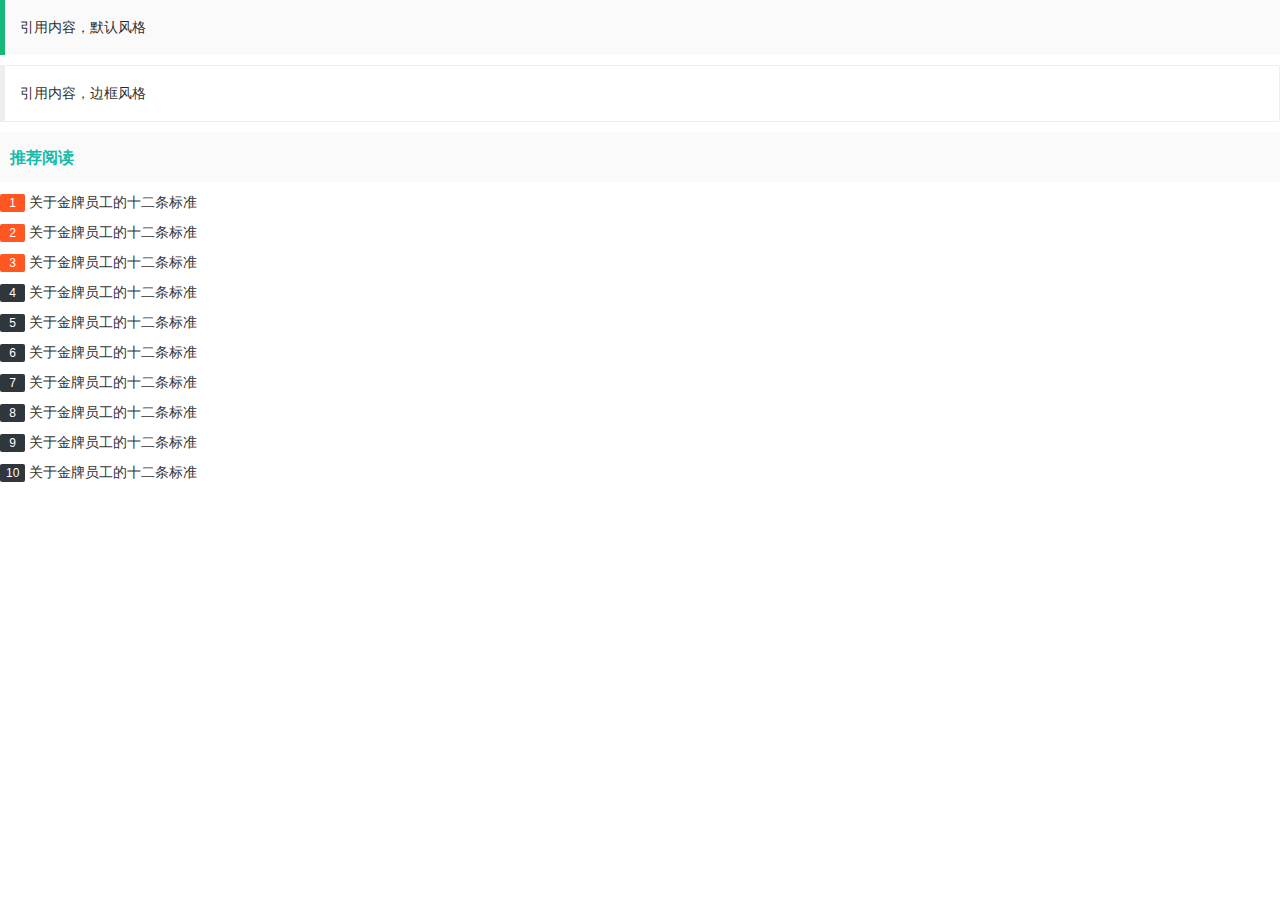
<file: views/book.html>
<html>
    <head>
        <title>文章</title>
        <link rel="stylesheet" href="../layui/css/layui.css">
    </head>
    <body>
        <script src="../layui/layui.js"></script>

        <blockquote class="layui-elem-quote">
            引用内容，默认风格
        </blockquote>


        <blockquote class="layui-elem-quote layui-quote-nm">
            引用内容，边框风格
        </blockquote>

        <div id="div_news">
            <div style="height: 50px;width: 100%;background-color:RGB(250,250,250) ;line-height: 50px;color: #16baaa;margin-bottom: 5px;">
                <h3 style="margin-left: 10px;">推荐阅读</h3>
            </div>
            <div style="height: 30px;line-height: 30px;">
                <a href=""> <span class="layui-badge">&nbsp1&nbsp</span> 关于金牌员工的十二条标准</a>
            </div>
            <div style="height: 30px;line-height: 30px;">
                <a href=""> <span class="layui-badge">&nbsp2&nbsp</span> 关于金牌员工的十二条标准</a>
            </div>
            <div style="height: 30px;line-height: 30px;">
                <a href=""> <span class="layui-badge">&nbsp3&nbsp</span> 关于金牌员工的十二条标准</a>
            </div>
            <div style="height: 30px;line-height: 30px;">
                <a href=""> <span class="layui-badge layui-bg-black">&nbsp4&nbsp</span> 关于金牌员工的十二条标准</a>
            </div>
            <div style="height: 30px;line-height: 30px;">
                <a href=""> <span class="layui-badge layui-bg-black">&nbsp5&nbsp</span> 关于金牌员工的十二条标准</a>
            </div>
            <div style="height: 30px;line-height: 30px;">
                <a href=""> <span class="layui-badge layui-bg-black">&nbsp6&nbsp</span> 关于金牌员工的十二条标准</a>
            </div>
            <div style="height: 30px;line-height: 30px;">
                <a href=""> <span class="layui-badge layui-bg-black">&nbsp7&nbsp</span> 关于金牌员工的十二条标准</a>
            </div>
            <div style="height: 30px;line-height: 30px;">
                <a href=""> <span class="layui-badge layui-bg-black">&nbsp8&nbsp</span> 关于金牌员工的十二条标准</a>
            </div>
            <div style="height: 30px;line-height: 30px;">
                <a href=""> <span class="layui-badge layui-bg-black">&nbsp9&nbsp</span> 关于金牌员工的十二条标准</a>
            </div>
            <div style="height: 30px;line-height: 30px;">
                <a href=""> <span class="layui-badge layui-bg-black">10</span> 关于金牌员工的十二条标准</a>
            </div>
        </div>
    </body>
</html>
</file>
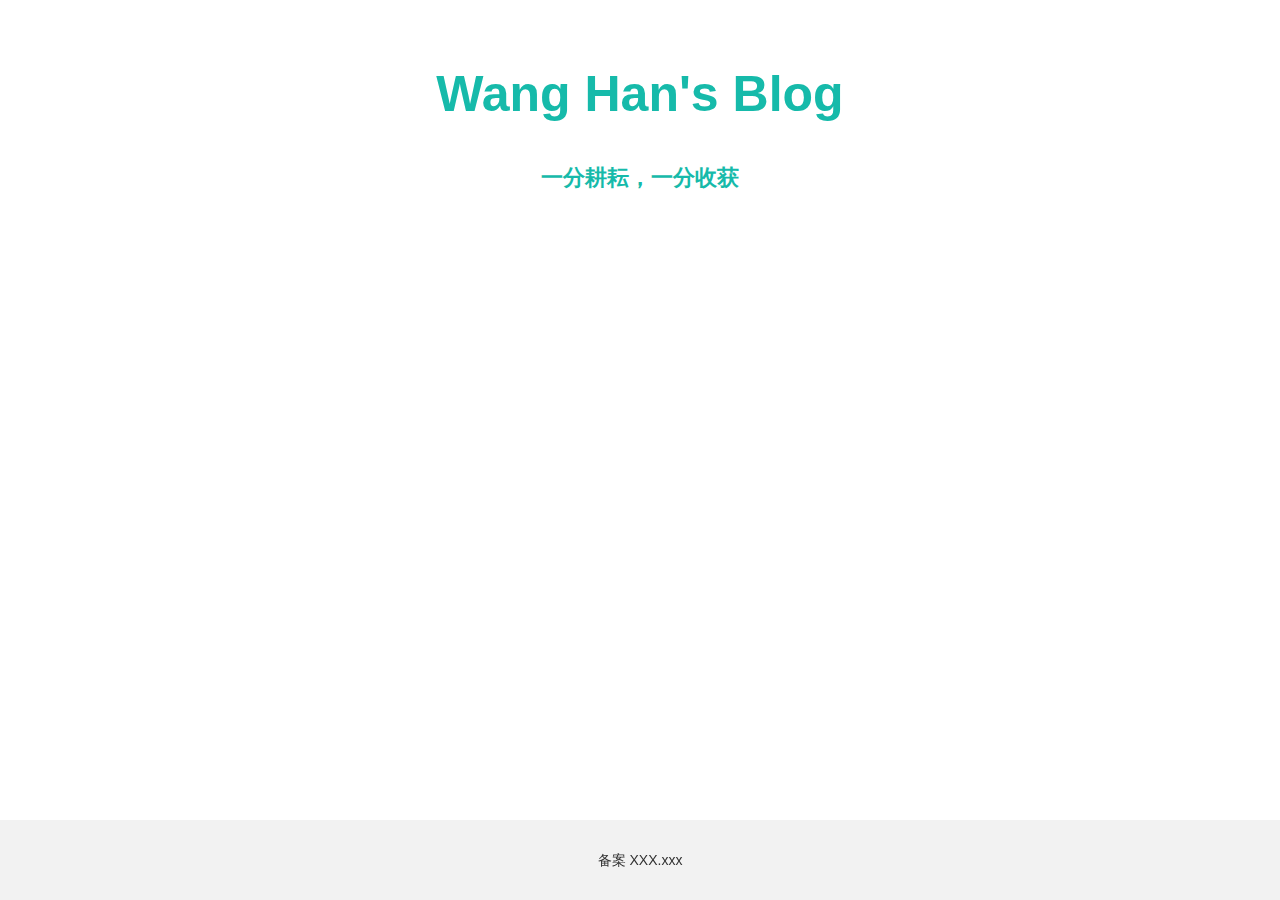
<file: views/home.html>
<html>
    <head>
        <title>首页</title>
        <link rel="stylesheet" href="../layui/css/layui.css">
        <script src="../layui/layui.js"></script>
    </head>

    <body> 
        <div style="text-align: center;margin-top: 65px;color:RGB(22,186,170);">
            <h1 style="font-size: 50px;">Wang Han's Blog</h1>
            <h3 style="margin-top: 40px;font-size:22px">一分耕耘，一分收获</h3>

            
        </div>
        <div style="position: fixed;bottom: 0px;color:rgba(128, 128, 128, 0.842) ;background-color: rgba(0, 0, 0, 0.05);width: 100%;height: 80px;">
            <div style="text-align: center;line-height: 80px;"><a href="#">备案 XXX.xxx</a></div>
        </div>
    </body>
</html>
</file>
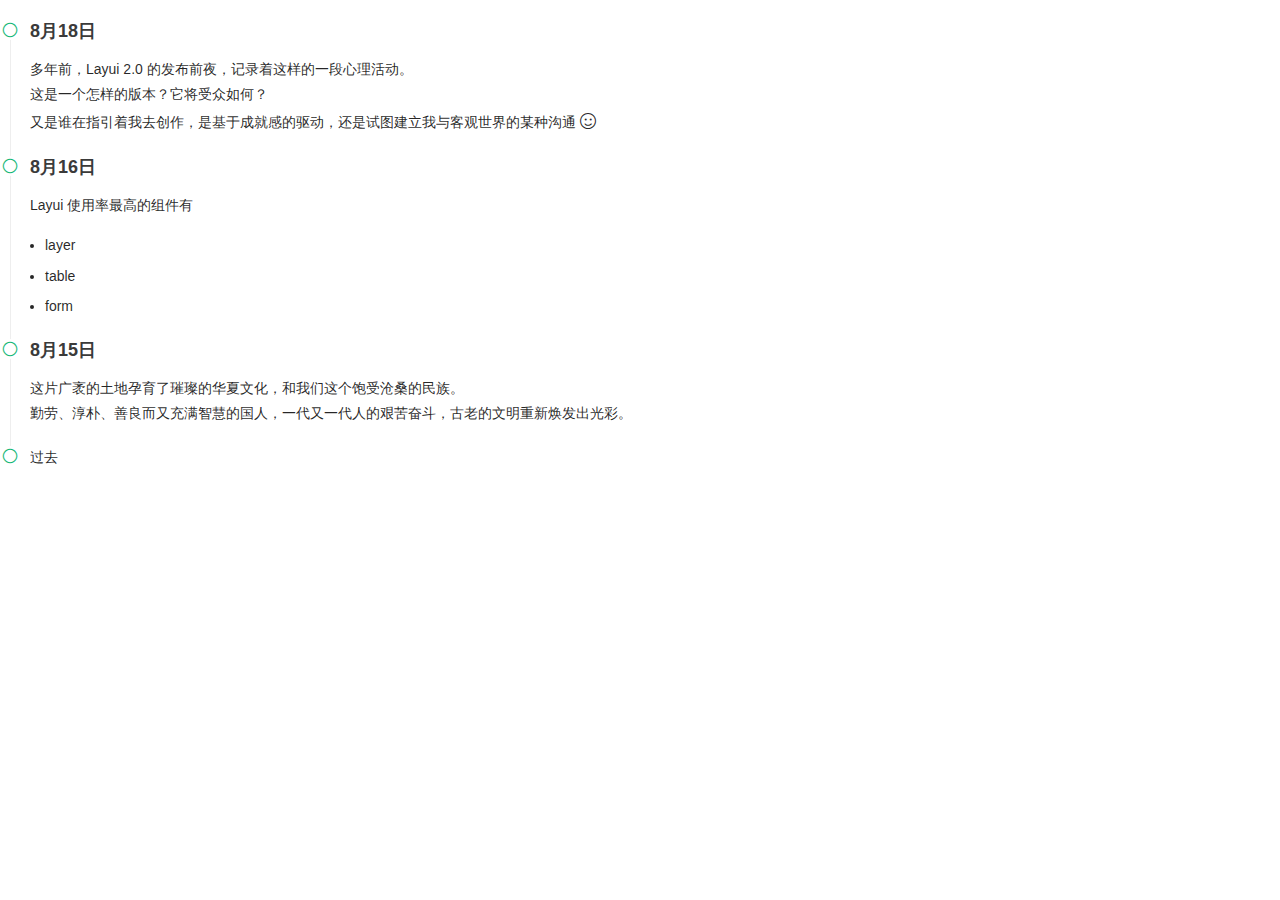
<file: views/music.html>
<html>
    <head>
        <title>音乐</title>
        <link rel="stylesheet" href="../layui/css/layui.css">
        <script src="../layui/layui.js"></script>
    </head>
    <body>
        <div style="margin-top: 20px;">
            <div class="layui-timeline">
                <div class="layui-timeline-item">
                  <i class="layui-icon layui-timeline-axis"></i>
                  <div class="layui-timeline-content layui-text">
                    <h3 class="layui-timeline-title">8月18日</h3>
                    <p>
                      多年前，Layui 2.0 的发布前夜，记录着这样的一段心理活动。
                      <br>这是一个怎样的版本？它将受众如何？
                      <br>又是谁在指引着我去创作，是基于成就感的驱动，还是试图建立我与客观世界的某种沟通 <i class="layui-icon"></i>
                    </p>
                  </div>
                </div>
                <div class="layui-timeline-item">
                  <i class="layui-icon layui-timeline-axis"></i>
                  <div class="layui-timeline-content layui-text">
                    <h3 class="layui-timeline-title">8月16日</h3>
                    <p>Layui 使用率最高的组件有</p>
                    <ul>
                      <li>layer</li>
                      <li>table</li>
                      <li>form</li>
                    </ul>
                  </div>
                </div>
                <div class="layui-timeline-item">
                  <i class="layui-icon layui-timeline-axis"></i>
                  <div class="layui-timeline-content layui-text">
                    <h3 class="layui-timeline-title">8月15日</h3>
                    <p>
                      这片广袤的土地孕育了璀璨的华夏文化，和我们这个饱受沧桑的民族。
                      <br>勤劳、淳朴、善良而又充满智慧的国人，一代又一代人的艰苦奋斗，古老的文明重新焕发出光彩。
                    </p>
                  </div>
                </div>
                <div class="layui-timeline-item">
                  <i class="layui-icon layui-timeline-axis"></i>
                  <div class="layui-timeline-content layui-text">
                    <div class="layui-timeline-title">过去</div>
                  </div>
                </div>
              </div>
        </div>
    </body>
</html>
</file>
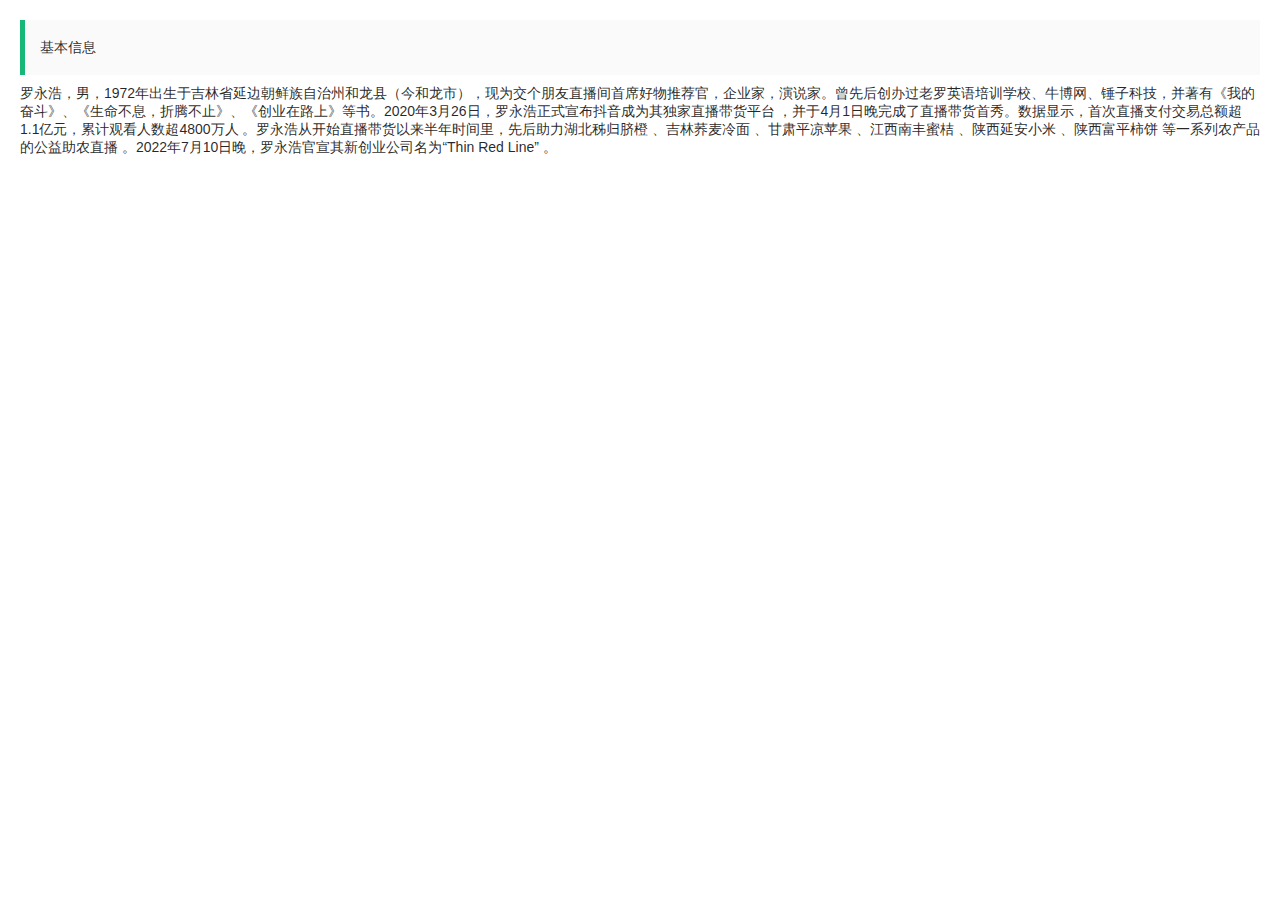
<file: views/about/about-1.html>
<html>
    <head>
        <title>about-1</title>
        <link rel="stylesheet" href="../../layui/css/layui.css">
        <script src="../../layui/layui.js"></script>
        <script src="../../js/test.js"></script>

    </head>
    <body>
        <div style="padding: 20px;">
            <blockquote class="layui-elem-quote">
                基本信息
            </blockquote>
            <p id="demo1"></p>
           

        </div>

    </body>
</html>
</file>
<file: layui/css/layui.css>
blockquote,body,button,dd,div,dl,dt,form,h1,h2,h3,h4,h5,h6,input,li,ol,p,pre,td,textarea,th,ul{margin:0;padding:0;-webkit-tap-highlight-color:rgba(0,0,0,0)}a:active,a:hover{outline:0}img{display:inline-block;border:none;vertical-align:middle}li{list-style:none}table{border-collapse:collapse;border-spacing:0}h1,h2,h3,h4{font-weight:700}h5,h6{font-weight:500;font-size:100%}button,input,select,textarea{font-size:100%}button,input,optgroup,option,select,textarea{font-family:inherit;font-size:inherit;font-style:inherit;font-weight:inherit;outline:0}pre{white-space:pre-wrap;white-space:-moz-pre-wrap;white-space:-pre-wrap;white-space:-o-pre-wrap;word-wrap:break-word}body{line-height:1.6;color:#333;color:rgba(0,0,0,.85);font:14px Helvetica Neue,Helvetica,PingFang SC,Tahoma,Arial,sans-serif}hr{height:0;line-height:0;margin:10px 0;padding:0;border:none!important;border-bottom:1px solid #eee!important;clear:both;overflow:hidden;background:0 0}a{color:#333;text-decoration:none}a:hover{color:#777}a cite{font-style:normal;*cursor:pointer}.layui-border-box,.layui-border-box *{box-sizing:border-box}.layui-box,.layui-box *{box-sizing:content-box}.layui-clear{clear:both;*zoom:1}.layui-clear:after{content:'\20';clear:both;*zoom:1;display:block;height:0}.layui-clear-space{word-spacing:-5px}.layui-inline{position:relative;display:inline-block;*display:inline;*zoom:1;vertical-align:middle}.layui-edge{position:relative;display:inline-block;vertical-align:middle;width:0;height:0;border-width:6px;border-style:dashed;border-color:transparent;overflow:hidden}.layui-edge-top{top:-4px;border-bottom-color:#999;border-bottom-style:solid}.layui-edge-right{border-left-color:#999;border-left-style:solid}.layui-edge-bottom{top:2px;border-top-color:#999;border-top-style:solid}.layui-edge-left{border-right-color:#999;border-right-style:solid}.layui-elip{text-overflow:ellipsis;overflow:hidden;white-space:nowrap}.layui-disabled,.layui-icon,.layui-unselect{-moz-user-select:none;-webkit-user-select:none;-ms-user-select:none}.layui-disabled,.layui-disabled:hover{color:#d2d2d2!important;cursor:not-allowed!important}.layui-circle{border-radius:100%}.layui-show{display:block!important}.layui-hide{display:none!important}.layui-show-v{visibility:visible!important}.layui-hide-v{visibility:hidden!important}@font-face{font-family:layui-icon;src:url(../font/iconfont.eot?v=282);src:url(../font/iconfont.eot?v=282#iefix) format('embedded-opentype'),url(../font/iconfont.woff2?v=282) format('woff2'),url(../font/iconfont.woff?v=282) format('woff'),url(../font/iconfont.ttf?v=282) format('truetype'),url(../font/iconfont.svg?v=282#layui-icon) format('svg')}.layui-icon{font-family:layui-icon!important;font-size:16px;font-style:normal;-webkit-font-smoothing:antialiased;-moz-osx-font-smoothing:grayscale}.layui-icon-leaf:before{content:"\e701"}.layui-icon-folder:before{content:"\eabe"}.layui-icon-folder-open:before{content:"\eac1"}.layui-icon-gitee:before{content:"\e69b"}.layui-icon-github:before{content:"\e6a7"}.layui-icon-disabled:before{content:"\e6cc"}.layui-icon-moon:before{content:"\e6c2"}.layui-icon-error:before{content:"\e693"}.layui-icon-success:before{content:"\e697"}.layui-icon-question:before{content:"\e699"}.layui-icon-lock:before{content:"\e69a"}.layui-icon-eye:before{content:"\e695"}.layui-icon-eye-invisible:before{content:"\e696"}.layui-icon-backspace:before{content:"\e694"}.layui-icon-tips-fill:before{content:"\eb2e"}.layui-icon-test:before{content:"\e692"}.layui-icon-clear:before{content:"\e788"}.layui-icon-heart-fill:before{content:"\e68f"}.layui-icon-light:before{content:"\e748"}.layui-icon-music:before{content:"\e690"}.layui-icon-time:before{content:"\e68d"}.layui-icon-ie:before{content:"\e7bb"}.layui-icon-firefox:before{content:"\e686"}.layui-icon-at:before{content:"\e687"}.layui-icon-bluetooth:before{content:"\e689"}.layui-icon-chrome:before{content:"\e68a"}.layui-icon-edge:before{content:"\e68b"}.layui-icon-heart:before{content:"\e68c"}.layui-icon-key:before{content:"\e683"}.layui-icon-android:before{content:"\e684"}.layui-icon-mike:before{content:"\e6dc"}.layui-icon-mute:before{content:"\e685"}.layui-icon-gift:before{content:"\e627"}.layui-icon-windows:before{content:"\e67f"}.layui-icon-ios:before{content:"\e680"}.layui-icon-logout:before{content:"\e682"}.layui-icon-wifi:before{content:"\e7e0"}.layui-icon-rss:before{content:"\e808"}.layui-icon-email:before{content:"\e618"}.layui-icon-reduce-circle:before{content:"\e616"}.layui-icon-transfer:before{content:"\e691"}.layui-icon-service:before{content:"\e626"}.layui-icon-addition:before{content:"\e624"}.layui-icon-subtraction:before{content:"\e67e"}.layui-icon-slider:before{content:"\e714"}.layui-icon-print:before{content:"\e66d"}.layui-icon-export:before{content:"\e67d"}.layui-icon-cols:before{content:"\e610"}.layui-icon-screen-full:before{content:"\e622"}.layui-icon-screen-restore:before{content:"\e758"}.layui-icon-rate-half:before{content:"\e6c9"}.layui-icon-rate-solid:before{content:"\e67a"}.layui-icon-rate:before{content:"\e67b"}.layui-icon-cellphone:before{content:"\e678"}.layui-icon-vercode:before{content:"\e679"}.layui-icon-login-weibo:before{content:"\e675"}.layui-icon-login-qq:before{content:"\e676"}.layui-icon-login-wechat:before{content:"\e677"}.layui-icon-username:before{content:"\e66f"}.layui-icon-password:before{content:"\e673"}.layui-icon-refresh-3:before{content:"\e9aa"}.layui-icon-auz:before{content:"\e672"}.layui-icon-shrink-right:before{content:"\e668"}.layui-icon-spread-left:before{content:"\e66b"}.layui-icon-snowflake:before{content:"\e6b1"}.layui-icon-tips:before{content:"\e702"}.layui-icon-note:before{content:"\e66e"}.layui-icon-senior:before{content:"\e674"}.layui-icon-refresh-1:before{content:"\e666"}.layui-icon-refresh:before{content:"\e669"}.layui-icon-flag:before{content:"\e66c"}.layui-icon-theme:before{content:"\e66a"}.layui-icon-notice:before{content:"\e667"}.layui-icon-console:before{content:"\e665"}.layui-icon-website:before{content:"\e7ae"}.layui-icon-face-surprised:before{content:"\e664"}.layui-icon-set:before{content:"\e716"}.layui-icon-template:before{content:"\e663"}.layui-icon-app:before{content:"\e653"}.layui-icon-template-1:before{content:"\e656"}.layui-icon-home:before{content:"\e68e"}.layui-icon-female:before{content:"\e661"}.layui-icon-male:before{content:"\e662"}.layui-icon-tread:before{content:"\e6c5"}.layui-icon-praise:before{content:"\e6c6"}.layui-icon-rmb:before{content:"\e65e"}.layui-icon-more:before{content:"\e65f"}.layui-icon-camera:before{content:"\e660"}.layui-icon-cart-simple:before{content:"\e698"}.layui-icon-face-cry:before{content:"\e69c"}.layui-icon-face-smile:before{content:"\e6af"}.layui-icon-survey:before{content:"\e6b2"}.layui-icon-read:before{content:"\e705"}.layui-icon-location:before{content:"\e715"}.layui-icon-dollar:before{content:"\e659"}.layui-icon-diamond:before{content:"\e735"}.layui-icon-return:before{content:"\e65c"}.layui-icon-camera-fill:before{content:"\e65d"}.layui-icon-fire:before{content:"\e756"}.layui-icon-more-vertical:before{content:"\e671"}.layui-icon-cart:before{content:"\e657"}.layui-icon-star-fill:before{content:"\e658"}.layui-icon-prev:before{content:"\e65a"}.layui-icon-next:before{content:"\e65b"}.layui-icon-upload:before{content:"\e67c"}.layui-icon-upload-drag:before{content:"\e681"}.layui-icon-user:before{content:"\e770"}.layui-icon-file-b:before{content:"\e655"}.layui-icon-component:before{content:"\e857"}.layui-icon-find-fill:before{content:"\e670"}.layui-icon-loading:before{content:"\e63d"}.layui-icon-loading-1:before{content:"\e63e"}.layui-icon-add-1:before{content:"\e654"}.layui-icon-pause:before{content:"\e651"}.layui-icon-play:before{content:"\e652"}.layui-icon-video:before{content:"\e6ed"}.layui-icon-headset:before{content:"\e6fc"}.layui-icon-voice:before{content:"\e688"}.layui-icon-speaker:before{content:"\e645"}.layui-icon-fonts-del:before{content:"\e64f"}.layui-icon-fonts-html:before{content:"\e64b"}.layui-icon-fonts-code:before{content:"\e64e"}.layui-icon-fonts-strong:before{content:"\e62b"}.layui-icon-unlink:before{content:"\e64d"}.layui-icon-picture:before{content:"\e64a"}.layui-icon-link:before{content:"\e64c"}.layui-icon-face-smile-b:before{content:"\e650"}.layui-icon-align-center:before{content:"\e647"}.layui-icon-align-right:before{content:"\e648"}.layui-icon-align-left:before{content:"\e649"}.layui-icon-fonts-u:before{content:"\e646"}.layui-icon-fonts-i:before{content:"\e644"}.layui-icon-tabs:before{content:"\e62a"}.layui-icon-circle:before{content:"\e63f"}.layui-icon-radio:before{content:"\e643"}.layui-icon-share:before{content:"\e641"}.layui-icon-edit:before{content:"\e642"}.layui-icon-delete:before{content:"\e640"}.layui-icon-engine:before{content:"\e628"}.layui-icon-chart-screen:before{content:"\e629"}.layui-icon-chart:before{content:"\e62c"}.layui-icon-table:before{content:"\e62d"}.layui-icon-tree:before{content:"\e62e"}.layui-icon-upload-circle:before{content:"\e62f"}.layui-icon-templeate-1:before{content:"\e630"}.layui-icon-util:before{content:"\e631"}.layui-icon-layouts:before{content:"\e632"}.layui-icon-prev-circle:before{content:"\e633"}.layui-icon-carousel:before{content:"\e634"}.layui-icon-code-circle:before{content:"\e635"}.layui-icon-water:before{content:"\e636"}.layui-icon-date:before{content:"\e637"}.layui-icon-layer:before{content:"\e638"}.layui-icon-fonts-clear:before{content:"\e639"}.layui-icon-dialogue:before{content:"\e63a"}.layui-icon-cellphone-fine:before{content:"\e63b"}.layui-icon-form:before{content:"\e63c"}.layui-icon-file:before{content:"\e621"}.layui-icon-triangle-r:before{content:"\e623"}.layui-icon-triangle-d:before{content:"\e625"}.layui-icon-set-sm:before{content:"\e620"}.layui-icon-add-circle:before{content:"\e61f"}.layui-icon-layim-download:before{content:"\e61e"}.layui-icon-layim-uploadfile:before{content:"\e61d"}.layui-icon-404:before{content:"\e61c"}.layui-icon-about:before{content:"\e60b"}.layui-icon-layim-theme:before{content:"\e61b"}.layui-icon-down:before{content:"\e61a"}.layui-icon-up:before{content:"\e619"}.layui-icon-circle-dot:before{content:"\e617"}.layui-icon-set-fill:before{content:"\e614"}.layui-icon-search:before{content:"\e615"}.layui-icon-friends:before{content:"\e612"}.layui-icon-group:before{content:"\e613"}.layui-icon-reply-fill:before{content:"\e611"}.layui-icon-menu-fill:before{content:"\e60f"}.layui-icon-face-smile-fine:before{content:"\e60c"}.layui-icon-picture-fine:before{content:"\e60d"}.layui-icon-log:before{content:"\e60e"}.layui-icon-list:before{content:"\e60a"}.layui-icon-release:before{content:"\e609"}.layui-icon-add-circle-fine:before{content:"\e608"}.layui-icon-ok:before{content:"\e605"}.layui-icon-help:before{content:"\e607"}.layui-icon-chat:before{content:"\e606"}.layui-icon-top:before{content:"\e604"}.layui-icon-right:before{content:"\e602"}.layui-icon-left:before{content:"\e603"}.layui-icon-star:before{content:"\e600"}.layui-icon-download-circle:before{content:"\e601"}.layui-icon-close:before{content:"\1006"}.layui-icon-close-fill:before{content:"\1007"}.layui-icon-ok-circle:before{content:"\1005"}.layui-main{position:relative;width:1160px;margin:0 auto}.layui-header{position:relative;z-index:1000;height:60px}.layui-header a:hover{transition:all .5s;-webkit-transition:all .5s}.layui-side{position:fixed;left:0;top:0;bottom:0;z-index:999;width:200px;overflow-x:hidden}.layui-side-scroll{position:relative;width:220px;height:100%;overflow-x:hidden}.layui-body{position:relative;left:200px;right:0;top:0;bottom:0;z-index:900;width:auto;box-sizing:border-box}.layui-layout-body{overflow-x:hidden}.layui-layout-admin .layui-header{position:fixed;top:0;left:0;right:0;background-color:#23292e}.layui-layout-admin .layui-side{top:60px;width:200px;overflow-x:hidden}.layui-layout-admin .layui-body{position:absolute;top:60px;padding-bottom:44px}.layui-layout-admin .layui-main{width:auto;margin:0 15px}.layui-layout-admin .layui-footer{position:fixed;left:200px;right:0;bottom:0;z-index:990;height:44px;line-height:44px;padding:0 15px;box-shadow:-1px 0 4px rgb(0 0 0 / 12%);background-color:#fafafa}.layui-layout-admin .layui-logo{position:absolute;left:0;top:0;width:200px;height:100%;line-height:60px;text-align:center;color:#16baaa;font-size:16px;box-shadow:0 1px 2px 0 rgb(0 0 0 / 15%)}.layui-layout-admin .layui-header .layui-nav{background:0 0}.layui-layout-left{position:absolute!important;left:200px;top:0}.layui-layout-right{position:absolute!important;right:0;top:0}.layui-container{position:relative;margin:0 auto;box-sizing:border-box}.layui-fluid{position:relative;margin:0 auto;padding:0 15px}.layui-row:after,.layui-row:before{content:"";display:block;clear:both}.layui-col-lg1,.layui-col-lg10,.layui-col-lg11,.layui-col-lg12,.layui-col-lg2,.layui-col-lg3,.layui-col-lg4,.layui-col-lg5,.layui-col-lg6,.layui-col-lg7,.layui-col-lg8,.layui-col-lg9,.layui-col-md1,.layui-col-md10,.layui-col-md11,.layui-col-md12,.layui-col-md2,.layui-col-md3,.layui-col-md4,.layui-col-md5,.layui-col-md6,.layui-col-md7,.layui-col-md8,.layui-col-md9,.layui-col-sm1,.layui-col-sm10,.layui-col-sm11,.layui-col-sm12,.layui-col-sm2,.layui-col-sm3,.layui-col-sm4,.layui-col-sm5,.layui-col-sm6,.layui-col-sm7,.layui-col-sm8,.layui-col-sm9,.layui-col-xl1,.layui-col-xl10,.layui-col-xl11,.layui-col-xl12,.layui-col-xl2,.layui-col-xl3,.layui-col-xl4,.layui-col-xl5,.layui-col-xl6,.layui-col-xl7,.layui-col-xl8,.layui-col-xl9,.layui-col-xs1,.layui-col-xs10,.layui-col-xs11,.layui-col-xs12,.layui-col-xs2,.layui-col-xs3,.layui-col-xs4,.layui-col-xs5,.layui-col-xs6,.layui-col-xs7,.layui-col-xs8,.layui-col-xs9{position:relative;display:block;box-sizing:border-box}.layui-col-xs1,.layui-col-xs10,.layui-col-xs11,.layui-col-xs12,.layui-col-xs2,.layui-col-xs3,.layui-col-xs4,.layui-col-xs5,.layui-col-xs6,.layui-col-xs7,.layui-col-xs8,.layui-col-xs9{float:left}.layui-col-xs1{width:8.33333333%}.layui-col-xs2{width:16.66666667%}.layui-col-xs3{width:25%}.layui-col-xs4{width:33.33333333%}.layui-col-xs5{width:41.66666667%}.layui-col-xs6{width:50%}.layui-col-xs7{width:58.33333333%}.layui-col-xs8{width:66.66666667%}.layui-col-xs9{width:75%}.layui-col-xs10{width:83.33333333%}.layui-col-xs11{width:91.66666667%}.layui-col-xs12{width:100%}.layui-col-xs-offset1{margin-left:8.33333333%}.layui-col-xs-offset2{margin-left:16.66666667%}.layui-col-xs-offset3{margin-left:25%}.layui-col-xs-offset4{margin-left:33.33333333%}.layui-col-xs-offset5{margin-left:41.66666667%}.layui-col-xs-offset6{margin-left:50%}.layui-col-xs-offset7{margin-left:58.33333333%}.layui-col-xs-offset8{margin-left:66.66666667%}.layui-col-xs-offset9{margin-left:75%}.layui-col-xs-offset10{margin-left:83.33333333%}.layui-col-xs-offset11{margin-left:91.66666667%}.layui-col-xs-offset12{margin-left:100%}@media screen and (max-width:767.98px){.layui-container{padding:0 15px}.layui-hide-xs{display:none!important}.layui-show-xs-block{display:block!important}.layui-show-xs-inline{display:inline!important}.layui-show-xs-inline-block{display:inline-block!important}}@media screen and (min-width:768px){.layui-container{width:720px}.layui-hide-sm{display:none!important}.layui-show-sm-block{display:block!important}.layui-show-sm-inline{display:inline!important}.layui-show-sm-inline-block{display:inline-block!important}.layui-col-sm1,.layui-col-sm10,.layui-col-sm11,.layui-col-sm12,.layui-col-sm2,.layui-col-sm3,.layui-col-sm4,.layui-col-sm5,.layui-col-sm6,.layui-col-sm7,.layui-col-sm8,.layui-col-sm9{float:left}.layui-col-sm1{width:8.33333333%}.layui-col-sm2{width:16.66666667%}.layui-col-sm3{width:25%}.layui-col-sm4{width:33.33333333%}.layui-col-sm5{width:41.66666667%}.layui-col-sm6{width:50%}.layui-col-sm7{width:58.33333333%}.layui-col-sm8{width:66.66666667%}.layui-col-sm9{width:75%}.layui-col-sm10{width:83.33333333%}.layui-col-sm11{width:91.66666667%}.layui-col-sm12{width:100%}.layui-col-sm-offset1{margin-left:8.33333333%}.layui-col-sm-offset2{margin-left:16.66666667%}.layui-col-sm-offset3{margin-left:25%}.layui-col-sm-offset4{margin-left:33.33333333%}.layui-col-sm-offset5{margin-left:41.66666667%}.layui-col-sm-offset6{margin-left:50%}.layui-col-sm-offset7{margin-left:58.33333333%}.layui-col-sm-offset8{margin-left:66.66666667%}.layui-col-sm-offset9{margin-left:75%}.layui-col-sm-offset10{margin-left:83.33333333%}.layui-col-sm-offset11{margin-left:91.66666667%}.layui-col-sm-offset12{margin-left:100%}}@media screen and (min-width:992px){.layui-container{width:960px}.layui-hide-md{display:none!important}.layui-show-md-block{display:block!important}.layui-show-md-inline{display:inline!important}.layui-show-md-inline-block{display:inline-block!important}.layui-col-md1,.layui-col-md10,.layui-col-md11,.layui-col-md12,.layui-col-md2,.layui-col-md3,.layui-col-md4,.layui-col-md5,.layui-col-md6,.layui-col-md7,.layui-col-md8,.layui-col-md9{float:left}.layui-col-md1{width:8.33333333%}.layui-col-md2{width:16.66666667%}.layui-col-md3{width:25%}.layui-col-md4{width:33.33333333%}.layui-col-md5{width:41.66666667%}.layui-col-md6{width:50%}.layui-col-md7{width:58.33333333%}.layui-col-md8{width:66.66666667%}.layui-col-md9{width:75%}.layui-col-md10{width:83.33333333%}.layui-col-md11{width:91.66666667%}.layui-col-md12{width:100%}.layui-col-md-offset1{margin-left:8.33333333%}.layui-col-md-offset2{margin-left:16.66666667%}.layui-col-md-offset3{margin-left:25%}.layui-col-md-offset4{margin-left:33.33333333%}.layui-col-md-offset5{margin-left:41.66666667%}.layui-col-md-offset6{margin-left:50%}.layui-col-md-offset7{margin-left:58.33333333%}.layui-col-md-offset8{margin-left:66.66666667%}.layui-col-md-offset9{margin-left:75%}.layui-col-md-offset10{margin-left:83.33333333%}.layui-col-md-offset11{margin-left:91.66666667%}.layui-col-md-offset12{margin-left:100%}}@media screen and (min-width:1200px){.layui-container{width:1150px}.layui-hide-lg{display:none!important}.layui-show-lg-block{display:block!important}.layui-show-lg-inline{display:inline!important}.layui-show-lg-inline-block{display:inline-block!important}.layui-col-lg1,.layui-col-lg10,.layui-col-lg11,.layui-col-lg12,.layui-col-lg2,.layui-col-lg3,.layui-col-lg4,.layui-col-lg5,.layui-col-lg6,.layui-col-lg7,.layui-col-lg8,.layui-col-lg9{float:left}.layui-col-lg1{width:8.33333333%}.layui-col-lg2{width:16.66666667%}.layui-col-lg3{width:25%}.layui-col-lg4{width:33.33333333%}.layui-col-lg5{width:41.66666667%}.layui-col-lg6{width:50%}.layui-col-lg7{width:58.33333333%}.layui-col-lg8{width:66.66666667%}.layui-col-lg9{width:75%}.layui-col-lg10{width:83.33333333%}.layui-col-lg11{width:91.66666667%}.layui-col-lg12{width:100%}.layui-col-lg-offset1{margin-left:8.33333333%}.layui-col-lg-offset2{margin-left:16.66666667%}.layui-col-lg-offset3{margin-left:25%}.layui-col-lg-offset4{margin-left:33.33333333%}.layui-col-lg-offset5{margin-left:41.66666667%}.layui-col-lg-offset6{margin-left:50%}.layui-col-lg-offset7{margin-left:58.33333333%}.layui-col-lg-offset8{margin-left:66.66666667%}.layui-col-lg-offset9{margin-left:75%}.layui-col-lg-offset10{margin-left:83.33333333%}.layui-col-lg-offset11{margin-left:91.66666667%}.layui-col-lg-offset12{margin-left:100%}}@media screen and (min-width:1400px){.layui-container{width:1330px}.layui-hide-xl{display:none!important}.layui-show-xl-block{display:block!important}.layui-show-xl-inline{display:inline!important}.layui-show-xl-inline-block{display:inline-block!important}.layui-col-xl1,.layui-col-xl10,.layui-col-xl11,.layui-col-xl12,.layui-col-xl2,.layui-col-xl3,.layui-col-xl4,.layui-col-xl5,.layui-col-xl6,.layui-col-xl7,.layui-col-xl8,.layui-col-xl9{float:left}.layui-col-xl1{width:8.33333333%}.layui-col-xl2{width:16.66666667%}.layui-col-xl3{width:25%}.layui-col-xl4{width:33.33333333%}.layui-col-xl5{width:41.66666667%}.layui-col-xl6{width:50%}.layui-col-xl7{width:58.33333333%}.layui-col-xl8{width:66.66666667%}.layui-col-xl9{width:75%}.layui-col-xl10{width:83.33333333%}.layui-col-xl11{width:91.66666667%}.layui-col-xl12{width:100%}.layui-col-xl-offset1{margin-left:8.33333333%}.layui-col-xl-offset2{margin-left:16.66666667%}.layui-col-xl-offset3{margin-left:25%}.layui-col-xl-offset4{margin-left:33.33333333%}.layui-col-xl-offset5{margin-left:41.66666667%}.layui-col-xl-offset6{margin-left:50%}.layui-col-xl-offset7{margin-left:58.33333333%}.layui-col-xl-offset8{margin-left:66.66666667%}.layui-col-xl-offset9{margin-left:75%}.layui-col-xl-offset10{margin-left:83.33333333%}.layui-col-xl-offset11{margin-left:91.66666667%}.layui-col-xl-offset12{margin-left:100%}}.layui-col-space1{margin:-.5px}.layui-col-space1>*{padding:.5px}.layui-col-space2{margin:-1px}.layui-col-space2>*{padding:1px}.layui-col-space4{margin:-2px}.layui-col-space4>*{padding:2px}.layui-col-space5{margin:-2.5px}.layui-col-space5>*{padding:2.5px}.layui-col-space6{margin:-3px}.layui-col-space6>*{padding:3px}.layui-col-space8{margin:-4px}.layui-col-space8>*{padding:4px}.layui-col-space10{margin:-5px}.layui-col-space10>*{padding:5px}.layui-col-space12{margin:-6px}.layui-col-space12>*{padding:6px}.layui-col-space14{margin:-7px}.layui-col-space14>*{padding:7px}.layui-col-space15{margin:-7.5px}.layui-col-space15>*{padding:7.5px}.layui-col-space16{margin:-8px}.layui-col-space16>*{padding:8px}.layui-col-space18{margin:-9px}.layui-col-space18>*{padding:9px}.layui-col-space20{margin:-10px}.layui-col-space20>*{padding:10px}.layui-col-space22{margin:-11px}.layui-col-space22>*{padding:11px}.layui-col-space24{margin:-12px}.layui-col-space24>*{padding:12px}.layui-col-space25{margin:-12.5px}.layui-col-space25>*{padding:12.5px}.layui-col-space26{margin:-13px}.layui-col-space26>*{padding:13px}.layui-col-space28{margin:-14px}.layui-col-space28>*{padding:14px}.layui-col-space30{margin:-15px}.layui-col-space30>*{padding:15px}.layui-col-space32{margin:-15px}.layui-col-space32>*{padding:15px}.layui-btn,.layui-input,.layui-select,.layui-textarea,.layui-upload-button{outline:0;-webkit-appearance:none;transition:all .3s;-webkit-transition:all .3s;box-sizing:border-box}.layui-elem-quote{margin-bottom:10px;padding:15px;line-height:1.8;border-left:5px solid #16b777;border-radius:0 2px 2px 0;background-color:#fafafa}.layui-quote-nm{border-style:solid;border-width:1px;border-left-width:5px;background:0 0}.layui-elem-field{margin-bottom:10px;padding:0;border-width:1px;border-style:solid}.layui-elem-field legend{margin-left:20px;padding:0 10px;font-size:20px}.layui-field-title{margin:16px 0;border-width:0;border-top-width:1px}.layui-field-box{padding:15px}.layui-field-title .layui-field-box{padding:10px 0}.layui-progress{position:relative;height:6px;border-radius:20px;background-color:#eee}.layui-progress-bar{position:absolute;left:0;top:0;width:0;max-width:100%;height:6px;border-radius:20px;text-align:right;background-color:#16b777;transition:all .3s;-webkit-transition:all .3s}.layui-progress-big,.layui-progress-big .layui-progress-bar{height:18px;line-height:18px}.layui-progress-text{position:relative;top:-20px;line-height:18px;font-size:12px;color:#5f5f5f}.layui-progress-big .layui-progress-text{position:static;padding:0 10px;color:#fff}.layui-collapse{border-width:1px;border-style:solid;border-radius:2px}.layui-colla-content,.layui-colla-item{border-top-width:1px;border-top-style:solid}.layui-colla-item:first-child{border-top:none}.layui-colla-title{position:relative;height:42px;line-height:42px;padding:0 15px 0 35px;color:#333;background-color:#fafafa;cursor:pointer;font-size:14px;overflow:hidden}.layui-colla-content{display:none;padding:10px 15px;line-height:1.6;color:#5f5f5f}.layui-colla-icon{position:absolute;left:15px;top:0;font-size:14px}.layui-card{margin-bottom:15px;border-radius:2px;background-color:#fff;box-shadow:0 1px 2px 0 rgba(0,0,0,.05)}.layui-card:last-child{margin-bottom:0}.layui-card-header{position:relative;height:42px;line-height:42px;padding:0 15px;border-bottom:1px solid #f8f8f8;color:#333;border-radius:2px 2px 0 0;font-size:14px}.layui-card-body{position:relative;padding:10px 15px;line-height:24px}.layui-card-body[pad15]{padding:15px}.layui-card-body[pad20]{padding:20px}.layui-card-body .layui-table{margin:5px 0}.layui-card .layui-tab{margin:0}.layui-panel{position:relative;border-width:1px;border-style:solid;border-radius:2px;box-shadow:1px 1px 4px rgb(0 0 0 / 8%);background-color:#fff;color:#5f5f5f}.layui-panel-window{position:relative;padding:15px;border-radius:0;border-top:5px solid #eee;background-color:#fff}.layui-auxiliar-moving{position:fixed;left:0;right:0;top:0;bottom:0;width:100%;height:100%;background:0 0;z-index:9999999999}.layui-scollbar-hide{overflow:hidden!important}.layui-bg-red{background-color:#ff5722!important;color:#fff!important}.layui-bg-orange{background-color:#ffb800!important;color:#fff!important}.layui-bg-green{background-color:#16baaa!important;color:#fff!important}.layui-bg-cyan{background-color:#2f4056!important;color:#fff!important}.layui-bg-blue{background-color:#1e9fff!important;color:#fff!important}.layui-bg-purple{background-color:#a233c6!important;color:#fff!important}.layui-bg-black{background-color:#2f363c!important;color:#fff!important}.layui-bg-gray{background-color:#fafafa!important;color:#5f5f5f!important}.layui-badge-rim,.layui-border,.layui-colla-content,.layui-colla-item,.layui-collapse,.layui-elem-field,.layui-form-pane .layui-form-item[pane],.layui-form-pane .layui-form-label,.layui-input,.layui-input-split,.layui-panel,.layui-quote-nm,.layui-select,.layui-tab-bar,.layui-tab-card,.layui-tab-title,.layui-tab-title .layui-this:after,.layui-textarea{border-color:#eee}.layui-border{border-width:1px;border-style:solid;color:#5f5f5f!important}.layui-border-red{border-width:1px;border-style:solid;border-color:#ff5722!important;color:#ff5722!important}.layui-border-orange{border-width:1px;border-style:solid;border-color:#ffb800!important;color:#ffb800!important}.layui-border-green{border-width:1px;border-style:solid;border-color:#16baaa!important;color:#16baaa!important}.layui-border-cyan{border-width:1px;border-style:solid;border-color:#2f4056!important;color:#2f4056!important}.layui-border-blue{border-width:1px;border-style:solid;border-color:#1e9fff!important;color:#1e9fff!important}.layui-border-purple{border-width:1px;border-style:solid;border-color:#a233c6!important;color:#a233c6!important}.layui-border-black{border-width:1px;border-style:solid;border-color:#2f363c!important;color:#2f363c!important}.layui-timeline-item:before{background-color:#eee}.layui-text{line-height:1.8;font-size:14px}.layui-text h1,.layui-text h2,.layui-text h3,.layui-text h4,.layui-text h5,.layui-text h6{color:#3a3a3a}.layui-text h1{font-size:32px}.layui-text h2{font-size:24px}.layui-text h3{font-size:18px}.layui-text h4{font-size:16px}.layui-text h5{font-size:14px}.layui-text h6{font-size:13px}.layui-text ol,.layui-text ul{padding-left:15px}.layui-text ul li{margin-top:5px;list-style-type:disc}.layui-text ol li{margin-top:5px;list-style-type:decimal}.layui-text-em,.layui-word-aux{color:#999!important;padding-left:5px!important;padding-right:5px!important}.layui-text p{margin:15px 0}.layui-text p:first-child{margin-top:0}.layui-text p:last-child{margin-bottom:0}.layui-text a:not(.layui-btn){color:#01aaed}.layui-text a:not(.layui-btn):hover{text-decoration:underline}.layui-text blockquote:not(.layui-elem-quote){padding:5px 15px;border-left:5px solid #eee}.layui-text pre>code:not(.layui-code){padding:15px;font-family:Courier New,Lucida Console,Consolas;background-color:#fafafa}.layui-font-12{font-size:12px!important}.layui-font-13{font-size:13px!important}.layui-font-14{font-size:14px!important}.layui-font-16{font-size:16px!important}.layui-font-18{font-size:18px!important}.layui-font-20{font-size:20px!important}.layui-font-22{font-size:22px!important}.layui-font-24{font-size:24px!important}.layui-font-26{font-size:26px!important}.layui-font-28{font-size:28px!important}.layui-font-30{font-size:30px!important}.layui-font-32{font-size:32px!important}.layui-font-red{color:#ff5722!important}.layui-font-orange{color:#ffb800!important}.layui-font-green{color:#16baaa!important}.layui-font-cyan{color:#2f4056!important}.layui-font-blue{color:#01aaed!important}.layui-font-purple{color:#a233c6!important}.layui-font-black{color:#000!important}.layui-font-gray{color:#c2c2c2!important}.layui-btn{display:inline-block;vertical-align:middle;height:38px;line-height:38px;border:1px solid transparent;padding:0 18px;background-color:#16baaa;color:#fff;white-space:nowrap;text-align:center;font-size:14px;border-radius:2px;cursor:pointer;-moz-user-select:none;-webkit-user-select:none;-ms-user-select:none}.layui-btn:hover{opacity:.8;filter:alpha(opacity=80);color:#fff}.layui-btn:active{opacity:1;filter:alpha(opacity=100)}.layui-btn+.layui-btn{margin-left:10px}.layui-btn-container{word-spacing:-5px}.layui-btn-container .layui-btn{margin-right:10px;margin-bottom:10px;word-spacing:normal}.layui-btn-container .layui-btn+.layui-btn{margin-left:0}.layui-table .layui-btn-container .layui-btn{margin-bottom:9px}.layui-btn-radius{border-radius:100px}.layui-btn .layui-icon{padding:0 2px;vertical-align:middle\0;vertical-align:bottom}.layui-btn-primary{border-color:#d2d2d2;background:0 0;color:#5f5f5f}.layui-btn-primary:hover{border-color:#16baaa;color:#333}.layui-btn-normal{background-color:#1e9fff}.layui-btn-warm{background-color:#ffb800}.layui-btn-danger{background-color:#ff5722}.layui-btn-checked{background-color:#16b777}.layui-btn-disabled,.layui-btn-disabled:active,.layui-btn-disabled:hover{border-color:#eee!important;background-color:#fbfbfb!important;color:#d2d2d2!important;cursor:not-allowed!important;opacity:1}.layui-btn-lg{height:44px;line-height:44px;padding:0 25px;font-size:16px}.layui-btn-sm{height:30px;line-height:30px;padding:0 10px;font-size:12px}.layui-btn-xs{height:22px;line-height:22px;padding:0 5px;font-size:12px}.layui-btn-xs i{font-size:12px!important}.layui-btn-group{display:inline-block;vertical-align:middle;font-size:0}.layui-btn-group .layui-btn{margin-left:0!important;margin-right:0!important;border-left:1px solid rgba(255,255,255,.5);border-radius:0}.layui-btn-group .layui-btn-primary{border-left:none}.layui-btn-group .layui-btn-primary:hover{border-color:#d2d2d2;color:#16baaa}.layui-btn-group .layui-btn:first-child{border-left:none;border-radius:2px 0 0 2px}.layui-btn-group .layui-btn-primary:first-child{border-left:1px solid #d2d2d2}.layui-btn-group .layui-btn:last-child{border-radius:0 2px 2px 0}.layui-btn-group .layui-btn+.layui-btn{margin-left:0}.layui-btn-group+.layui-btn-group{margin-left:10px}.layui-btn-fluid{width:100%}.layui-input,.layui-select,.layui-textarea{height:38px;line-height:1.3;line-height:38px\9;border-width:1px;border-style:solid;background-color:#fff;color:rgba(0,0,0,.85);border-radius:2px}.layui-input::-webkit-input-placeholder,.layui-select::-webkit-input-placeholder,.layui-textarea::-webkit-input-placeholder{line-height:1.3}.layui-input,.layui-textarea{display:block;width:100%;padding-left:10px}.layui-input:hover,.layui-textarea:hover{border-color:#d2d2d2!important}.layui-input:focus,.layui-textarea:focus{border-color:#d2d2d2!important}.layui-textarea{position:relative;min-height:100px;height:auto;line-height:20px;padding:6px 10px;resize:vertical}.layui-select{padding:0 10px}.layui-form input[type=checkbox],.layui-form input[type=radio],.layui-form select{display:none}.layui-form [lay-ignore]{display:initial}.layui-form-item{position:relative;margin-bottom:15px;clear:both;*zoom:1}.layui-form-item:after{content:'\20';clear:both;*zoom:1;display:block;height:0}.layui-form-label{position:relative;float:left;display:block;padding:9px 15px;width:80px;font-weight:400;line-height:20px;text-align:right}.layui-form-label-col{display:block;float:none;padding:9px 0;line-height:20px;text-align:left}.layui-form-item .layui-inline{margin-bottom:5px;margin-right:10px}.layui-input-block,.layui-input-inline{position:relative}.layui-input-block{margin-left:110px;min-height:36px}.layui-input-inline{display:inline-block;vertical-align:middle}.layui-form-item .layui-input-inline{float:left;width:190px;margin-right:10px}.layui-form-text .layui-input-inline{width:auto}.layui-form-mid{position:relative;float:left;display:block;padding:9px 0!important;line-height:20px;margin-right:10px}.layui-form-danger+.layui-form-select .layui-input,.layui-form-danger:focus{border-color:#ff5722!important}.layui-input-prefix,.layui-input-split,.layui-input-suffix,.layui-input-suffix .layui-input-affix{position:absolute;right:0;top:0;padding:0 10px;width:35px;height:100%;text-align:center;transition:all .3s;box-sizing:border-box}.layui-input-prefix{left:0;border-radius:2px 0 0 2px}.layui-input-suffix{right:0;border-radius:0 2px 2px 0}.layui-input-split{border-width:1px;border-style:solid}.layui-input-prefix .layui-icon,.layui-input-split .layui-icon,.layui-input-suffix .layui-icon{position:relative;font-size:16px;color:#5f5f5f;transition:all .3s}.layui-input-group{position:relative;display:table;box-sizing:border-box}.layui-input-group>*{display:table-cell;vertical-align:middle;position:relative}.layui-input-group .layui-input{padding-right:15px}.layui-input-group .layui-input-prefix{width:auto;border-right:0}.layui-input-group .layui-input-suffix{width:auto;border-left:0}.layui-input-group .layui-input-split{white-space:nowrap}.layui-input-wrap{position:relative;line-height:38px}.layui-input-wrap .layui-input{padding-right:35px}.layui-input-wrap .layui-input::-ms-clear,.layui-input-wrap .layui-input::-ms-reveal{display:none}.layui-input-wrap .layui-input-prefix+.layui-input,.layui-input-wrap .layui-input-prefix~* .layui-input{padding-left:35px}.layui-input-wrap .layui-input-split+.layui-input,.layui-input-wrap .layui-input-split~* .layui-input{padding-left:45px}.layui-input-wrap .layui-input-prefix~.layui-form-select{position:static}.layui-input-wrap .layui-input-prefix,.layui-input-wrap .layui-input-split,.layui-input-wrap .layui-input-suffix{pointer-events:none}.layui-input-wrap .layui-input:focus+.layui-input-split{border-color:#d2d2d2}.layui-input-wrap .layui-input-prefix.layui-input-split{border-width:0;border-right-width:1px}.layui-input-affix{line-height:38px}.layui-input-suffix .layui-input-affix{right:auto;left:-35px}.layui-input-affix .layui-icon{color:rgba(0,0,0,.8);pointer-events:auto!important;cursor:pointer}.layui-input-affix .layui-icon-clear{color:rgba(0,0,0,.3)}.layui-input-affix .layui-icon:hover{color:rgba(0,0,0,.6)}.layui-form-select{position:relative;color:#5f5f5f}.layui-form-select .layui-input{padding-right:30px;cursor:pointer}.layui-form-select .layui-edge{position:absolute;right:10px;top:50%;margin-top:-3px;cursor:pointer;border-width:6px;border-top-color:#c2c2c2;border-top-style:solid;transition:all .3s;-webkit-transition:all .3s}.layui-form-select dl{display:none;position:absolute;left:0;top:42px;padding:5px 0;z-index:899;min-width:100%;border:1px solid #eee;max-height:300px;overflow-y:auto;background-color:#fff;border-radius:2px;box-shadow:1px 1px 4px rgb(0 0 0 / 8%);box-sizing:border-box}.layui-form-select dl dd,.layui-form-select dl dt{padding:0 10px;line-height:36px;white-space:nowrap;overflow:hidden;text-overflow:ellipsis}.layui-form-select dl dt{font-size:12px;color:#999}.layui-form-select dl dd{cursor:pointer}.layui-form-select dl dd:hover{background-color:#f8f8f8;-webkit-transition:.5s all;transition:.5s all}.layui-form-select .layui-select-group dd{padding-left:20px}.layui-form-select dl dd.layui-select-tips{padding-left:10px!important;color:#999}.layui-form-select dl dd.layui-this{background-color:#f8f8f8;color:#16b777;font-weight:700}.layui-form-select dl dd.layui-disabled{background-color:#fff}.layui-form-selected dl{display:block}.layui-form-selected .layui-edge{margin-top:-9px;-webkit-transform:rotate(180deg);transform:rotate(180deg)}.layui-form-selected .layui-edge{margin-top:-3px\0}:root .layui-form-selected .layui-edge{margin-top:-9px\0/IE9}.layui-form-selectup dl{top:auto;bottom:42px}.layui-select-none{margin:5px 0;text-align:center;color:#999}.layui-select-disabled .layui-disabled{border-color:#eee!important}.layui-select-disabled .layui-edge{border-top-color:#d2d2d2}.layui-form-checkbox{position:relative;display:inline-block;vertical-align:middle;height:30px;line-height:30px;margin-right:10px;padding-right:30px;background-color:#fff;cursor:pointer;font-size:0;-webkit-transition:.1s linear;transition:.1s linear;box-sizing:border-box}.layui-form-checkbox *{display:inline-block;vertical-align:middle}.layui-form-checkbox span{padding:0 10px;height:100%;font-size:14px;border-radius:2px 0 0 2px;background-color:#d2d2d2;color:#fff;overflow:hidden;white-space:nowrap;text-overflow:ellipsis}.layui-form-checkbox:hover span{background-color:#c2c2c2}.layui-form-checkbox i{position:absolute;right:0;top:0;width:30px;height:28px;border:1px solid #d2d2d2;border-left:none;border-radius:0 2px 2px 0;color:#fff;color:rgba(255,255,255,0);font-size:20px;text-align:center}.layui-form-checkbox:hover i{border-color:#c2c2c2;color:#c2c2c2}.layui-form-checked,.layui-form-checked:hover{border-color:#16b777}.layui-form-checked span,.layui-form-checked:hover span{background-color:#16b777}.layui-form-checked i,.layui-form-checked:hover i{color:#16b777}.layui-form-item .layui-form-checkbox{margin-top:4px}.layui-form-checkbox[lay-skin=primary]{height:auto!important;line-height:normal!important;min-width:18px;min-height:18px;border:none!important;margin-right:0;padding-left:28px;padding-right:0;background:0 0}.layui-form-checkbox[lay-skin=primary] span{padding-left:0;padding-right:15px;line-height:18px;background:0 0;color:#5f5f5f}.layui-form-checkbox[lay-skin=primary] i{right:auto;left:0;width:16px;height:16px;line-height:16px;border:1px solid #d2d2d2;font-size:12px;border-radius:2px;background-color:#fff;-webkit-transition:.1s linear;transition:.1s linear}.layui-form-checkbox[lay-skin=primary]:hover i{border-color:#16b777;color:#fff}.layui-form-checked[lay-skin=primary] i{border-color:#16b777!important;background-color:#16b777;color:#fff}.layui-checkbox-disabled[lay-skin=primary] span{background:0 0!important;color:#c2c2c2!important}.layui-form-checked.layui-checkbox-disabled[lay-skin=primary] i{background:#eee!important;border-color:#eee!important}.layui-checkbox-disabled[lay-skin=primary]:hover i{border-color:#d2d2d2}.layui-form-item .layui-form-checkbox[lay-skin=primary]{margin-top:10px}.layui-form-checkbox[lay-skin=primary] .layui-icon-indeterminate{border-color:#16b777}.layui-form-checkbox[lay-skin=primary] .layui-icon-indeterminate:before{content:'';display:inline-block;vertical-align:middle;position:relative;width:50%;height:1px;margin:-1px auto 0;background-color:#16b777}.layui-form-switch{position:relative;display:inline-block;vertical-align:middle;height:22px;line-height:22px;min-width:35px;padding:0 5px;margin-top:8px;border:1px solid #d2d2d2;border-radius:20px;cursor:pointer;background-color:#fff;-webkit-transition:.1s linear;transition:.1s linear}.layui-form-switch i{position:absolute;left:5px;top:3px;width:16px;height:16px;border-radius:20px;background-color:#d2d2d2;-webkit-transition:.1s linear;transition:.1s linear}.layui-form-switch em{position:relative;top:0;width:25px;margin-left:21px;padding:0!important;text-align:center!important;color:#999!important;font-style:normal!important;font-size:12px}.layui-form-onswitch{border-color:#16b777;background-color:#16b777}.layui-form-onswitch i{left:100%;margin-left:-21px;background-color:#fff}.layui-form-onswitch em{margin-left:0;margin-right:21px;color:#fff!important}.layui-checkbox-disabled{border-color:#eee!important}.layui-checkbox-disabled span{background-color:#eee!important}.layui-checkbox-disabled i{border-color:#eee!important}.layui-checkbox-disabled em{color:#d2d2d2!important}.layui-checkbox-disabled:hover i{color:#fff!important}[lay-radio]{display:none}.layui-form-radio{display:inline-block;vertical-align:middle;line-height:28px;margin:6px 10px 0 0;padding-right:10px;cursor:pointer;font-size:0}.layui-form-radio *{display:inline-block;vertical-align:middle;font-size:14px}.layui-form-radio>i{margin-right:8px;font-size:22px;color:#c2c2c2}.layui-form-radio:hover *,.layui-form-radioed,.layui-form-radioed>i{color:#16b777}.layui-radio-disabled>i{color:#eee!important}.layui-radio-disabled *{color:#c2c2c2!important}.layui-form-pane .layui-form-label{width:110px;padding:8px 15px;height:38px;line-height:20px;border-width:1px;border-style:solid;border-radius:2px 0 0 2px;text-align:center;background-color:#fafafa;overflow:hidden;white-space:nowrap;text-overflow:ellipsis;box-sizing:border-box}.layui-form-pane .layui-input-inline{margin-left:-1px}.layui-form-pane .layui-input-block{margin-left:110px;left:-1px}.layui-form-pane .layui-input{border-radius:0 2px 2px 0}.layui-form-pane .layui-form-text .layui-form-label{float:none;width:100%;border-radius:2px;box-sizing:border-box;text-align:left}.layui-form-pane .layui-form-text .layui-input-inline{display:block;margin:0;top:-1px;clear:both}.layui-form-pane .layui-form-text .layui-input-block{margin:0;left:0;top:-1px}.layui-form-pane .layui-form-text .layui-textarea{min-height:100px;border-radius:0 0 2px 2px}.layui-form-pane .layui-form-checkbox{margin:4px 0 4px 10px}.layui-form-pane .layui-form-radio,.layui-form-pane .layui-form-switch{margin-top:6px;margin-left:10px}.layui-form-pane .layui-form-item[pane]{position:relative;border-width:1px;border-style:solid}.layui-form-pane .layui-form-item[pane] .layui-form-label{position:absolute;left:0;top:0;height:100%;border-width:0;border-right-width:1px}.layui-form-pane .layui-form-item[pane] .layui-input-inline{margin-left:110px}@media screen and (max-width:450px){.layui-form-item .layui-form-label{text-overflow:ellipsis;overflow:hidden;white-space:nowrap}.layui-form-item .layui-inline{display:block;margin-right:0;margin-bottom:20px;clear:both}.layui-form-item .layui-inline:after{content:'\20';clear:both;display:block;height:0}.layui-form-item .layui-input-inline{display:block;float:none;left:-3px;width:auto!important;margin:0 0 10px 112px}.layui-form-item .layui-input-inline+.layui-form-mid{margin-left:110px;top:-5px;padding:0}.layui-form-item .layui-form-checkbox{margin-right:5px;margin-bottom:5px}}.layui-laypage{display:inline-block;*display:inline;*zoom:1;vertical-align:middle;margin:10px 0;font-size:0}.layui-laypage>a:first-child,.layui-laypage>a:first-child em{border-radius:2px 0 0 2px}.layui-laypage>a:last-child,.layui-laypage>a:last-child em{border-radius:0 2px 2px 0}.layui-laypage>:first-child{margin-left:0!important}.layui-laypage>:last-child{margin-right:0!important}.layui-laypage a,.layui-laypage button,.layui-laypage input,.layui-laypage select,.layui-laypage span{border:1px solid #eee}.layui-laypage a,.layui-laypage span{display:inline-block;*display:inline;*zoom:1;vertical-align:middle;padding:0 15px;height:28px;line-height:28px;margin:0 -1px 5px 0;background-color:#fff;color:#333;font-size:12px}.layui-laypage a[data-page]{color:#333}.layui-laypage a{text-decoration:none!important;cursor:pointer}.layui-laypage a:hover{color:#16baaa}.layui-laypage em{font-style:normal}.layui-laypage .layui-laypage-spr{color:#999;font-weight:700}.layui-laypage .layui-laypage-curr{position:relative}.layui-laypage .layui-laypage-curr em{position:relative;color:#fff}.layui-laypage .layui-laypage-curr .layui-laypage-em{position:absolute;left:-1px;top:-1px;padding:1px;width:100%;height:100%;background-color:#16baaa}.layui-laypage-em{border-radius:2px}.layui-laypage-next em,.layui-laypage-prev em{font-family:Sim sun;font-size:16px}.layui-laypage .layui-laypage-count,.layui-laypage .layui-laypage-limits,.layui-laypage .layui-laypage-refresh,.layui-laypage .layui-laypage-skip{margin-left:10px;margin-right:10px;padding:0;border:none}.layui-laypage .layui-laypage-limits,.layui-laypage .layui-laypage-refresh{vertical-align:top}.layui-laypage .layui-laypage-refresh i{font-size:18px;cursor:pointer}.layui-laypage select{height:22px;padding:3px;border-radius:2px;cursor:pointer}.layui-laypage .layui-laypage-skip{height:30px;line-height:30px;color:#999}.layui-laypage button,.layui-laypage input{height:30px;line-height:30px;border-radius:2px;vertical-align:top;background-color:#fff;box-sizing:border-box}.layui-laypage input{display:inline-block;width:40px;margin:0 10px;padding:0 3px;text-align:center}.layui-laypage input:focus,.layui-laypage select:focus{border-color:#16baaa!important}.layui-laypage button{margin-left:10px;padding:0 10px;cursor:pointer}.layui-flow-more{margin:10px 0;text-align:center;color:#999;font-size:14px;clear:both}.layui-flow-more a{height:32px;line-height:32px}.layui-flow-more a *{display:inline-block;vertical-align:top}.layui-flow-more a cite{padding:0 20px;border-radius:3px;background-color:#eee;color:#333;font-style:normal}.layui-flow-more a cite:hover{opacity:.8}.layui-flow-more a i{font-size:30px;color:#737383}.layui-table{width:100%;margin:10px 0;background-color:#fff;color:#5f5f5f}.layui-table tr{transition:all .3s;-webkit-transition:all .3s}.layui-table th{text-align:left;font-weight:600}.layui-table-mend{background-color:#fff}.layui-table-click,.layui-table-hover,.layui-table[lay-even] tbody tr:nth-child(even){background-color:#f8f8f8}.layui-table td,.layui-table th,.layui-table-col-set,.layui-table-fixed-r,.layui-table-grid-down,.layui-table-header,.layui-table-mend,.layui-table-page,.layui-table-tips-main,.layui-table-tool,.layui-table-total,.layui-table-view,.layui-table[lay-skin=line],.layui-table[lay-skin=row]{border-width:1px;border-style:solid;border-color:#eee}.layui-table td,.layui-table th{position:relative;padding:9px 15px;min-height:20px;line-height:20px;font-size:14px}.layui-table[lay-skin=line] td,.layui-table[lay-skin=line] th{border-width:0;border-bottom-width:1px}.layui-table[lay-skin=row] td,.layui-table[lay-skin=row] th{border-width:0;border-right-width:1px}.layui-table[lay-skin=nob] td,.layui-table[lay-skin=nob] th{border:none}.layui-table img{max-width:100px}.layui-table[lay-size=lg] td,.layui-table[lay-size=lg] th{padding-top:15px;padding-right:30px;padding-bottom:15px;padding-left:30px}.layui-table-view .layui-table[lay-size=lg] .layui-table-cell{height:50px;line-height:40px}.layui-table[lay-size=sm] td,.layui-table[lay-size=sm] th{padding-top:5px;padding-right:10px;padding-bottom:5px;padding-left:10px;font-size:12px}.layui-table-view .layui-table[lay-size=sm] .layui-table-cell{height:30px;line-height:20px;padding-top:5px;padding-left:11px;padding-right:11px}.layui-table[lay-data],.layui-table[lay-options]{display:none}.layui-table-box{position:relative;overflow:hidden}.layui-table-view{clear:both}.layui-table-view .layui-table{position:relative;width:auto;margin:0;border:0;border-collapse:separate}.layui-table-view .layui-table[lay-skin=line]{border-width:0;border-right-width:1px}.layui-table-view .layui-table[lay-skin=row]{border-width:0;border-bottom-width:1px}.layui-table-view .layui-table td,.layui-table-view .layui-table th{padding:0;border-top:none;border-left:none}.layui-table-view .layui-table th.layui-unselect .layui-table-cell span{cursor:pointer}.layui-table-view .layui-table td{cursor:default}.layui-table-view .layui-table td[data-edit]{cursor:text}.layui-table-view .layui-table td[data-edit]:hover:after{position:absolute;left:0;top:0;width:100%;height:100%;box-sizing:border-box;border:1px solid #16b777;pointer-events:none;content:""}.layui-table-view .layui-form-checkbox[lay-skin=primary] i{width:18px;height:18px}.layui-table-view .layui-form-radio{line-height:0;padding:0}.layui-table-view .layui-form-radio>i{margin:0;font-size:20px}.layui-table-init{position:absolute;left:0;top:0;width:100%;height:100%;text-align:center;z-index:199}.layui-table-init .layui-icon{position:absolute;left:50%;top:50%;margin:-15px 0 0 -15px;font-size:30px;color:#c2c2c2}.layui-table-header{border-width:0;border-bottom-width:1px;overflow:hidden}.layui-table-header .layui-table{margin-bottom:-1px}.layui-table-column{position:relative;width:100%;min-height:41px;padding:8px 16px;border-width:0;border-bottom-width:1px}.layui-table-column .layui-btn-container{margin-bottom:-8px}.layui-table-column .layui-btn-container .layui-btn{margin-right:8px;margin-bottom:8px}.layui-table-tool .layui-inline[lay-event]{position:relative;width:26px;height:26px;padding:5px;line-height:16px;margin-right:10px;text-align:center;color:#333;border:1px solid #ccc;cursor:pointer;-webkit-transition:.5s all;transition:.5s all}.layui-table-tool .layui-inline[lay-event]:hover{border:1px solid #999}.layui-table-tool-temp{padding-right:120px}.layui-table-tool-self{position:absolute;right:17px;top:10px}.layui-table-tool .layui-table-tool-self .layui-inline[lay-event]{margin:0 0 0 10px}.layui-table-tool-panel{position:absolute;top:29px;left:-1px;z-index:399;padding:5px 0!important;min-width:150px;min-height:40px;border:1px solid #d2d2d2;text-align:left;overflow-y:auto;background-color:#fff;box-shadow:0 2px 4px rgba(0,0,0,.12)}.layui-table-tool-panel li{padding:0 10px;margin:0!important;line-height:30px;list-style-type:none!important;white-space:nowrap;overflow:hidden;text-overflow:ellipsis;-webkit-transition:.5s all;transition:.5s all}.layui-table-tool-panel li .layui-form-checkbox[lay-skin=primary]{width:100%}.layui-table-tool-panel li:hover{background-color:#f8f8f8}.layui-table-tool-panel li .layui-form-checkbox[lay-skin=primary]{padding-left:28px}.layui-table-tool-panel li .layui-form-checkbox[lay-skin=primary] i{position:absolute;left:0;top:0}.layui-table-tool-panel li .layui-form-checkbox[lay-skin=primary] span{padding:0}.layui-table-tool .layui-table-tool-self .layui-table-tool-panel{left:auto;right:-1px}.layui-table-col-set{position:absolute;right:0;top:0;width:20px;height:100%;border-width:0;border-left-width:1px;background-color:#fff}.layui-table-sort{width:10px;height:20px;margin-left:5px;cursor:pointer!important}.layui-table-sort .layui-edge{position:absolute;left:5px;border-width:5px}.layui-table-sort .layui-table-sort-asc{top:3px;border-top:none;border-bottom-style:solid;border-bottom-color:#b2b2b2}.layui-table-sort .layui-table-sort-asc:hover{border-bottom-color:#5f5f5f}.layui-table-sort .layui-table-sort-desc{bottom:5px;border-bottom:none;border-top-style:solid;border-top-color:#b2b2b2}.layui-table-sort .layui-table-sort-desc:hover{border-top-color:#5f5f5f}.layui-table-sort[lay-sort=asc] .layui-table-sort-asc{border-bottom-color:#000}.layui-table-sort[lay-sort=desc] .layui-table-sort-desc{border-top-color:#000}.layui-table-cell{height:38px;line-height:28px;padding:6px 15px;position:relative;overflow:hidden;text-overflow:ellipsis;white-space:nowrap;box-sizing:border-box}.layui-table-cell .layui-form-checkbox[lay-skin=primary]{top:-1px;padding:0}.layui-table-cell .layui-table-link{color:#01aaed}.layui-table-cell .layui-btn{vertical-align:inherit}.layui-table-cell[align=center]{-webkit-box-pack:center}.layui-table-cell[align=right]{-webkit-box-pack:end}.laytable-cell-checkbox,.laytable-cell-numbers,.laytable-cell-radio,.laytable-cell-space{text-align:center;-webkit-box-pack:center}.layui-table-body{position:relative;overflow:auto;margin-right:-1px;margin-bottom:-1px}.layui-table-body .layui-none{line-height:26px;padding:30px 15px;text-align:center;color:#999}.layui-table-fixed{position:absolute;left:0;top:0;z-index:101}.layui-table-fixed .layui-table-body{overflow:hidden}.layui-table-fixed-l{box-shadow:1px 0 8px rgba(0,0,0,.08)}.layui-table-fixed-r{left:auto;right:-1px;border-width:0;border-left-width:1px;box-shadow:-1px 0 8px rgba(0,0,0,.08)}.layui-table-fixed-r .layui-table-header{position:relative;overflow:visible}.layui-table-mend{position:absolute;right:-49px;top:0;height:100%;width:50px;border-width:0;border-left-width:1px}.layui-table-tool{position:relative;width:100%;min-height:50px;line-height:30px;padding:10px 15px;border-width:0;border-bottom-width:1px}.layui-table-tool .layui-btn-container{margin-bottom:-10px}.layui-table-total{margin-bottom:-1px;border-width:0;border-top-width:1px;overflow:hidden}.layui-table-page{border-width:0;border-top-width:1px;margin-bottom:-1px;white-space:nowrap;overflow:hidden}.layui-table-page>div{height:26px}.layui-table-page .layui-laypage{margin:0}.layui-table-page .layui-laypage a,.layui-table-page .layui-laypage span{height:26px;line-height:26px;margin-bottom:10px;border:none;background:0 0}.layui-table-page .layui-laypage a,.layui-table-page .layui-laypage span.layui-laypage-curr{padding:0 12px}.layui-table-page .layui-laypage span{margin-left:0;padding:0}.layui-table-page .layui-laypage .layui-laypage-prev{margin-left:-11px!important}.layui-table-page .layui-laypage .layui-laypage-curr .layui-laypage-em{left:0;top:0;padding:0}.layui-table-page .layui-laypage button,.layui-table-page .layui-laypage input{height:26px;line-height:26px}.layui-table-page .layui-laypage input{width:40px}.layui-table-page .layui-laypage button{padding:0 10px}.layui-table-page select{height:18px}.layui-table-pagebar{float:right;line-height:23px}.layui-table-pagebar .layui-btn-sm{margin-top:-1px}.layui-table-pagebar .layui-btn-xs{margin-top:2px}.layui-table-view select[lay-ignore]{display:inline-block}.layui-table-patch .layui-table-cell{padding:0;width:30px}.layui-table-edit{position:absolute;left:0;top:0;z-index:189;min-width:100%;min-height:100%;padding:5px 14px;border-radius:0;box-shadow:1px 1px 20px rgba(0,0,0,.15);background-color:#fff}.layui-table-edit:focus{border-color:#16b777!important}input.layui-input.layui-table-edit{height:100%}select.layui-table-edit{padding:0 0 0 10px;border-color:#d2d2d2}.layui-table-view .layui-form-checkbox,.layui-table-view .layui-form-radio,.layui-table-view .layui-form-switch{top:0;margin:0;box-sizing:content-box}.layui-table-view .layui-form-checkbox{top:-1px;height:26px;line-height:26px}.layui-table-view .layui-form-checkbox i{height:26px}.layui-table-grid .layui-table-cell{overflow:visible}.layui-table-grid-down{position:absolute;top:0;right:0;width:26px;height:100%;padding:5px 0;border-width:0;border-left-width:1px;text-align:center;background-color:#fff;color:#999;cursor:pointer}.layui-table-grid-down .layui-icon{position:absolute;top:50%;left:50%;margin:-8px 0 0 -8px}.layui-table-grid-down:hover{background-color:#fbfbfb}body .layui-table-tips .layui-layer-content{background:0 0;padding:0;box-shadow:0 1px 6px rgba(0,0,0,.12)}.layui-table-tips-main{margin:-49px 0 0 -1px;max-height:150px;padding:8px 15px;font-size:14px;overflow-y:scroll;background-color:#fff;color:#5f5f5f}.layui-table-tips-c{position:absolute;right:-3px;top:-13px;width:20px;height:20px;padding:3px;cursor:pointer;background-color:#5f5f5f;border-radius:50%;color:#fff}.layui-table-tips-c:hover{background-color:#777}.layui-table-tips-c:before{position:relative;right:-2px}.layui-table-tree-nodeIcon{max-width:20px}.layui-table-tree-nodeIcon>*{width:100%}.layui-table-tree-flexIcon,.layui-table-tree-nodeIcon{margin-right:2px}.layui-table-tree-flexIcon{cursor:pointer}.layui-upload-file{display:none!important;opacity:.01;filter:Alpha(opacity=1)}.layui-upload-list{margin:11px 0}.layui-upload-choose{max-width:200px;padding:0 10px;color:#999;font-size:14px;text-overflow:ellipsis;overflow:hidden;white-space:nowrap}.layui-upload-drag{position:relative;display:inline-block;padding:30px;border:1px dashed #e2e2e2;background-color:#fff;text-align:center;cursor:pointer;color:#999}.layui-upload-drag .layui-icon{font-size:50px;color:#16baaa}.layui-upload-drag[lay-over]{border-color:#16baaa}.layui-upload-form{display:inline-block}.layui-upload-iframe{position:absolute;width:0;height:0;border:0;visibility:hidden}.layui-upload-wrap{position:relative;display:inline-block;vertical-align:middle}.layui-upload-wrap .layui-upload-file{display:block!important;position:absolute;left:0;top:0;z-index:10;font-size:100px;width:100%;height:100%;opacity:.01;filter:Alpha(opacity=1);cursor:pointer}.layui-btn-container .layui-upload-choose{padding-left:0}.layui-menu{position:relative;margin:5px 0;background-color:#fff;box-sizing:border-box}.layui-menu *{box-sizing:border-box}.layui-menu li,.layui-menu-body-title,.layui-menu-body-title a{padding:5px 15px;color:initial}.layui-menu li{position:relative;margin:1px 0;line-height:26px;color:rgba(0,0,0,.8);font-size:14px;white-space:nowrap;cursor:pointer;transition:all .3s}.layui-menu li:hover{background-color:#f8f8f8}.layui-menu li.layui-disabled,.layui-menu li.layui-disabled *{background:0 0!important;color:#d2d2d2!important;cursor:not-allowed!important}.layui-menu-item-parent:hover>.layui-menu-body-panel{display:block;animation-name:layui-fadein;animation-duration:.3s;animation-fill-mode:both;animation-delay:.2s}.layui-menu-item-group>.layui-menu-body-title,.layui-menu-item-parent>.layui-menu-body-title{padding-right:38px}.layui-menu .layui-menu-item-divider:hover,.layui-menu .layui-menu-item-group:hover,.layui-menu .layui-menu-item-none:hover{background:0 0;cursor:default}.layui-menu .layui-menu-item-group>ul{margin:5px 0 -5px}.layui-menu .layui-menu-item-group>.layui-menu-body-title{color:rgba(0,0,0,.35);user-select:none}.layui-menu .layui-menu-item-none{color:rgba(0,0,0,.35);cursor:default}.layui-menu .layui-menu-item-none{text-align:center}.layui-menu .layui-menu-item-divider{margin:5px 0;padding:0;height:0;line-height:0;border-bottom:1px solid #eee;overflow:hidden}.layui-menu .layui-menu-item-down:hover,.layui-menu .layui-menu-item-up:hover{cursor:pointer}.layui-menu .layui-menu-item-up>.layui-menu-body-title{color:rgba(0,0,0,.8)}.layui-menu .layui-menu-item-up>ul{visibility:hidden;height:0;overflow:hidden}.layui-menu .layui-menu-item-down:hover>.layui-menu-body-title>.layui-icon,.layui-menu .layui-menu-item-up>.layui-menu-body-title:hover>.layui-icon{color:#000}.layui-menu .layui-menu-item-down>ul{visibility:visible;height:auto}.layui-menu .layui-menu-item-checked,.layui-menu .layui-menu-item-checked2{background-color:#f8f8f8!important;color:#16b777}.layui-menu .layui-menu-item-checked a,.layui-menu .layui-menu-item-checked2 a{color:#16b777}.layui-menu .layui-menu-item-checked:after{position:absolute;right:-1px;top:0;bottom:0;border-right:3px solid #16b777;content:""}.layui-menu-body-title{position:relative;margin:-5px -15px;overflow:hidden;text-overflow:ellipsis}.layui-menu-body-title a{display:block;margin:-5px -15px;color:rgba(0,0,0,.8)}.layui-menu-body-title a:hover{transition:all .3s}.layui-menu-body-title>.layui-icon{position:absolute;right:15px;top:50%;margin-top:-6px;line-height:normal;font-size:14px}.layui-menu-body-title>.layui-icon:hover{transition:all .3s}.layui-menu-body-title>.layui-icon-right{right:14px}.layui-menu-body-panel{display:none;position:absolute;top:-7px;left:100%;z-index:1000;margin-left:13px;padding:5px 0}.layui-menu-body-panel:before{content:"";position:absolute;width:20px;left:-16px;top:0;bottom:0}.layui-menu-body-panel-left{left:auto;right:100%;margin:0 13px 0}.layui-menu-body-panel-left:before{left:auto;right:-16px}.layui-menu-lg li{line-height:32px}.layui-menu-lg .layui-menu-body-title a:hover,.layui-menu-lg li:hover{background:0 0;color:#16b777}.layui-menu-lg li .layui-menu-body-panel{margin-left:14px}.layui-menu-lg li .layui-menu-body-panel-left{margin:0 15px 0}.layui-dropdown{position:absolute;left:-999999px;top:-999999px;z-index:77777777;margin:5px 0;min-width:100px}.layui-dropdown:before{content:"";position:absolute;width:100%;height:6px;left:0;top:-6px}.layui-dropdown-shade{top:0;left:0;width:100%;height:100%;_height:expression(document.body.offsetHeight+"px");position:fixed;_position:absolute;pointer-events:auto}.layui-nav{position:relative;padding:0 15px;background-color:#2f363c;color:#fff;border-radius:2px;font-size:0;box-sizing:border-box}.layui-nav *{font-size:14px}.layui-nav .layui-nav-item{position:relative;display:inline-block;*display:inline;*zoom:1;margin-top:0;list-style:none;vertical-align:middle;line-height:60px}.layui-nav .layui-nav-item a{display:block;padding:0 20px;color:#fff;color:rgba(255,255,255,.7);transition:all .3s;-webkit-transition:all .3s}.layui-nav .layui-this:after,.layui-nav-bar{content:"";position:absolute;left:0;top:0;width:0;height:3px;background-color:#16b777;transition:all .2s;-webkit-transition:all .2s;pointer-events:none}.layui-nav-bar{z-index:1000}.layui-nav[lay-bar=disabled] .layui-nav-bar{display:none}.layui-nav .layui-nav-item a:hover,.layui-nav .layui-this a{color:#fff;text-decoration:none}.layui-nav .layui-this:after{top:auto;bottom:0;width:100%}.layui-nav-img{width:30px;height:30px;margin-right:10px;border-radius:50%}.layui-nav .layui-nav-more{position:absolute;top:0;right:3px;left:auto!important;margin-top:0;font-size:12px;cursor:pointer;transition:all .2s;-webkit-transition:all .2s}.layui-nav .layui-nav-mored,.layui-nav-itemed>a .layui-nav-more{transform:rotate(180deg)}.layui-nav-child{display:none;position:absolute;left:0;top:65px;min-width:100%;line-height:36px;padding:5px 0;box-shadow:0 2px 4px rgba(0,0,0,.12);border:1px solid #eee;background-color:#fff;z-index:100;border-radius:2px;white-space:nowrap;box-sizing:border-box}.layui-nav .layui-nav-child a{color:#5f5f5f;color:rgba(0,0,0,.8)}.layui-nav .layui-nav-child a:hover{background-color:#f8f8f8;color:rgba(0,0,0,.8)}.layui-nav-child dd{margin:1px 0;position:relative}.layui-nav-child dd.layui-this{background-color:#f8f8f8;color:#000}.layui-nav-child dd.layui-this:after{display:none}.layui-nav-child-r{left:auto;right:0}.layui-nav-child-c{text-align:center}.layui-nav.layui-nav-tree{width:200px;padding:0}.layui-nav-tree .layui-nav-item{display:block;width:100%;line-height:40px}.layui-nav-tree .layui-nav-item a{position:relative;height:40px;line-height:40px;text-overflow:ellipsis;overflow:hidden;white-space:nowrap}.layui-nav-tree .layui-nav-item>a{padding-top:5px;padding-bottom:5px}.layui-nav-tree .layui-nav-more{right:15px}.layui-nav-tree .layui-nav-item>a .layui-nav-more{padding:5px 0}.layui-nav-tree .layui-nav-bar{width:5px;height:0}.layui-side .layui-nav-tree .layui-nav-bar{width:2px}.layui-nav-tree .layui-nav-child dd.layui-this,.layui-nav-tree .layui-nav-child dd.layui-this a,.layui-nav-tree .layui-this,.layui-nav-tree .layui-this>a,.layui-nav-tree .layui-this>a:hover{background-color:#16baaa;color:#fff}.layui-nav-tree .layui-this:after{display:none}.layui-nav-itemed>a,.layui-nav-tree .layui-nav-title a,.layui-nav-tree .layui-nav-title a:hover{color:#fff!important}.layui-nav-tree .layui-nav-bar{background-color:#16baaa}.layui-nav-tree .layui-nav-child{position:relative;z-index:0;top:0;border:none;box-shadow:none}.layui-nav-tree .layui-nav-child dd{margin:0}.layui-nav-tree .layui-nav-child a{color:#fff;color:rgba(255,255,255,.7)}.layui-nav-tree .layui-nav-child,.layui-nav-tree .layui-nav-child a:hover{background:0 0;color:#fff}.layui-nav-itemed>.layui-nav-child{display:block;background-color:rgba(0,0,0,.3)!important}.layui-nav-itemed>.layui-nav-child>.layui-this>.layui-nav-child{display:block}.layui-nav-side{position:fixed;top:0;bottom:0;left:0;overflow-x:hidden;z-index:999}.layui-nav-tree.layui-bg-gray a,.layui-nav.layui-bg-gray .layui-nav-item a{color:rgba(0,0,0,.8)}.layui-nav-tree.layui-bg-gray{padding:6px 0}.layui-nav-tree.layui-bg-gray .layui-nav-itemed>a{color:#000!important}.layui-nav.layui-bg-gray .layui-this a{color:#16b777}.layui-nav-tree.layui-bg-gray .layui-nav-itemed>.layui-nav-child{padding-left:11px;background:0 0!important}.layui-nav-tree.layui-bg-gray .layui-nav-item>a{padding-top:0;padding-bottom:0}.layui-nav-tree.layui-bg-gray .layui-nav-item>a .layui-nav-more{padding:0}.layui-nav-tree.layui-bg-gray .layui-nav-child dd.layui-this,.layui-nav-tree.layui-bg-gray .layui-nav-child dd.layui-this a,.layui-nav-tree.layui-bg-gray .layui-this,.layui-nav-tree.layui-bg-gray .layui-this>a{background:0 0!important;color:#16b777!important;font-weight:700}.layui-nav-tree.layui-bg-gray .layui-nav-bar{background-color:#16b777}.layui-breadcrumb{visibility:hidden;font-size:0}.layui-breadcrumb>*{font-size:14px}.layui-breadcrumb a{color:#999!important}.layui-breadcrumb a:hover{color:#16b777!important}.layui-breadcrumb a cite{color:#5f5f5f;font-style:normal}.layui-breadcrumb span[lay-separator]{margin:0 10px;color:#999}.layui-tab{margin:10px 0;text-align:left!important}.layui-tab[overflow]>.layui-tab-title{overflow:hidden}.layui-tab .layui-tab-title{position:relative;left:0;height:40px;white-space:nowrap;font-size:0;border-bottom-width:1px;border-bottom-style:solid;transition:all .2s;-webkit-transition:all .2s}.layui-tab .layui-tab-title li{display:inline-block;*display:inline;*zoom:1;vertical-align:middle;font-size:14px;transition:all .2s;-webkit-transition:all .2s}.layui-tab .layui-tab-title li{position:relative;line-height:40px;min-width:65px;margin:0;padding:0 15px;text-align:center;cursor:pointer}.layui-tab .layui-tab-title li a{display:block;padding:0 15px;margin:0 -15px}.layui-tab-title .layui-this{color:#000}.layui-tab-title .layui-this:after{position:absolute;left:0;top:0;content:"";width:100%;height:41px;border-width:1px;border-style:solid;border-bottom-color:#fff;border-radius:2px 2px 0 0;box-sizing:border-box;pointer-events:none}.layui-tab-bar{position:absolute;right:0;top:0;z-index:10;width:30px;height:39px;line-height:39px;border-width:1px;border-style:solid;border-radius:2px;text-align:center;background-color:#fff;cursor:pointer}.layui-tab-bar .layui-icon{position:relative;display:inline-block;top:3px;transition:all .3s;-webkit-transition:all .3s}.layui-tab-item{display:none}.layui-tab-more{padding-right:30px;height:auto!important;white-space:normal!important}.layui-tab-more li.layui-this:after{border-bottom-color:#eee;border-radius:2px}.layui-tab-more .layui-tab-bar .layui-icon{top:-2px;top:3px\0;-webkit-transform:rotate(180deg);transform:rotate(180deg)}:root .layui-tab-more .layui-tab-bar .layui-icon{top:-2px\0/IE9}.layui-tab-content{padding:15px 0}.layui-tab-title li .layui-tab-close{position:relative;display:inline-block;width:18px;height:18px;line-height:20px;margin-left:8px;top:1px;text-align:center;font-size:14px;color:#c2c2c2;transition:all .2s;-webkit-transition:all .2s}.layui-tab-title li .layui-tab-close:hover{border-radius:2px;background-color:#ff5722;color:#fff}.layui-tab-brief>.layui-tab-title .layui-this{color:#16baaa}.layui-tab-brief>.layui-tab-more li.layui-this:after,.layui-tab-brief>.layui-tab-title .layui-this:after{border:none;border-radius:0;border-bottom:2px solid #16b777}.layui-tab-brief[overflow]>.layui-tab-title .layui-this:after{top:-1px}.layui-tab-card{border-width:1px;border-style:solid;border-radius:2px;box-shadow:0 2px 5px 0 rgba(0,0,0,.1)}.layui-tab-card>.layui-tab-title{background-color:#fafafa}.layui-tab-card>.layui-tab-title li{margin-right:-1px;margin-left:-1px}.layui-tab-card>.layui-tab-title .layui-this{background-color:#fff}.layui-tab-card>.layui-tab-title .layui-this:after{border-top:none;border-width:1px;border-bottom-color:#fff}.layui-tab-card>.layui-tab-title .layui-tab-bar{height:40px;line-height:40px;border-radius:0;border-top:none;border-right:none}.layui-tab-card>.layui-tab-more .layui-this{background:0 0;color:#16b777}.layui-tab-card>.layui-tab-more .layui-this:after{border:none}.layui-timeline{padding-left:5px}.layui-timeline-item{position:relative;padding-bottom:20px}.layui-timeline-axis{position:absolute;left:-5px;top:0;z-index:10;width:20px;height:20px;line-height:20px;background-color:#fff;color:#16b777;border-radius:50%;text-align:center;cursor:pointer}.layui-timeline-axis:hover{color:#ff5722}.layui-timeline-item:before{content:"";position:absolute;left:5px;top:0;z-index:0;width:1px;height:100%}.layui-timeline-item:first-child:before{display:block}.layui-timeline-item:last-child:before{display:none}.layui-timeline-content{padding-left:25px}.layui-timeline-title{position:relative;margin-bottom:10px;line-height:22px}.layui-badge,.layui-badge-dot,.layui-badge-rim{position:relative;display:inline-block;padding:0 6px;font-size:12px;text-align:center;background-color:#ff5722;color:#fff;border-radius:2px}.layui-badge{height:18px;line-height:18px}.layui-badge-dot{width:8px;height:8px;padding:0;border-radius:50%}.layui-badge-rim{height:18px;line-height:18px;border-width:1px;border-style:solid;background-color:#fff;color:#5f5f5f}.layui-btn .layui-badge,.layui-btn .layui-badge-dot{margin-left:5px}.layui-nav .layui-badge,.layui-nav .layui-badge-dot{position:absolute;top:50%;margin:-5px 6px 0}.layui-nav .layui-badge{margin-top:-10px}.layui-tab-title .layui-badge,.layui-tab-title .layui-badge-dot{left:5px;top:-2px}.layui-carousel{position:relative;left:0;top:0;background-color:#f8f8f8}.layui-carousel>[carousel-item]{position:relative;width:100%;height:100%;overflow:hidden}.layui-carousel>[carousel-item]:before{position:absolute;content:'\e63d';left:50%;top:50%;width:100px;line-height:20px;margin:-10px 0 0 -50px;text-align:center;color:#c2c2c2;font-family:layui-icon!important;font-size:30px;font-style:normal;-webkit-font-smoothing:antialiased;-moz-osx-font-smoothing:grayscale}.layui-carousel>[carousel-item]>*{display:none;position:absolute;left:0;top:0;width:100%;height:100%;background-color:#f8f8f8;transition-duration:.3s;-webkit-transition-duration:.3s}.layui-carousel-updown>*{-webkit-transition:.3s ease-in-out up;transition:.3s ease-in-out up}.layui-carousel-arrow{display:none\0;opacity:0;position:absolute;left:10px;top:50%;margin-top:-18px;width:36px;height:36px;line-height:36px;text-align:center;font-size:20px;border:none 0;border-radius:50%;background-color:rgba(0,0,0,.2);color:#fff;-webkit-transition-duration:.3s;transition-duration:.3s;cursor:pointer}.layui-carousel-arrow[lay-type=add]{left:auto!important;right:10px}.layui-carousel[lay-arrow=always] .layui-carousel-arrow{opacity:1;left:20px}.layui-carousel[lay-arrow=always] .layui-carousel-arrow[lay-type=add]{right:20px}.layui-carousel[lay-arrow=none] .layui-carousel-arrow{display:none}.layui-carousel-arrow:hover,.layui-carousel-ind ul:hover{background-color:rgba(0,0,0,.35)}.layui-carousel:hover .layui-carousel-arrow{display:block\0;opacity:1;left:20px}.layui-carousel:hover .layui-carousel-arrow[lay-type=add]{right:20px}.layui-carousel-ind{position:relative;top:-35px;width:100%;line-height:0!important;text-align:center;font-size:0}.layui-carousel[lay-indicator=outside]{margin-bottom:30px}.layui-carousel[lay-indicator=outside] .layui-carousel-ind{top:10px}.layui-carousel[lay-indicator=outside] .layui-carousel-ind ul{background-color:rgba(0,0,0,.5)}.layui-carousel[lay-indicator=none] .layui-carousel-ind{display:none}.layui-carousel-ind ul{display:inline-block;padding:5px;background-color:rgba(0,0,0,.2);border-radius:10px;-webkit-transition-duration:.3s;transition-duration:.3s}.layui-carousel-ind ul li{display:inline-block;width:10px;height:10px;margin:0 3px;font-size:14px;background-color:#eee;background-color:rgba(255,255,255,.5);border-radius:50%;cursor:pointer;-webkit-transition-duration:.3s;transition-duration:.3s}.layui-carousel-ind ul li:hover{background-color:rgba(255,255,255,.7)}.layui-carousel-ind ul li.layui-this{background-color:#fff}.layui-carousel>[carousel-item]>.layui-carousel-next,.layui-carousel>[carousel-item]>.layui-carousel-prev,.layui-carousel>[carousel-item]>.layui-this{display:block}.layui-carousel>[carousel-item]>.layui-this{left:0}.layui-carousel>[carousel-item]>.layui-carousel-prev{left:-100%}.layui-carousel>[carousel-item]>.layui-carousel-next{left:100%}.layui-carousel>[carousel-item]>.layui-carousel-next.layui-carousel-left,.layui-carousel>[carousel-item]>.layui-carousel-prev.layui-carousel-right{left:0}.layui-carousel>[carousel-item]>.layui-this.layui-carousel-left{left:-100%}.layui-carousel>[carousel-item]>.layui-this.layui-carousel-right{left:100%}.layui-carousel[lay-anim=updown] .layui-carousel-arrow{left:50%!important;top:20px;margin:0 0 0 -18px}.layui-carousel[lay-anim=updown] .layui-carousel-arrow[lay-type=add]{top:auto!important;bottom:20px}.layui-carousel[lay-anim=updown] .layui-carousel-ind{position:absolute;top:50%;right:20px;width:auto;height:auto}.layui-carousel[lay-anim=updown] .layui-carousel-ind ul{padding:3px 5px}.layui-carousel[lay-anim=updown] .layui-carousel-ind li{display:block;margin:6px 0}.layui-carousel[lay-anim=updown]>[carousel-item]>*{left:0!important}.layui-carousel[lay-anim=updown]>[carousel-item]>.layui-this{top:0}.layui-carousel[lay-anim=updown]>[carousel-item]>.layui-carousel-prev{top:-100%}.layui-carousel[lay-anim=updown]>[carousel-item]>.layui-carousel-next{top:100%}.layui-carousel[lay-anim=updown]>[carousel-item]>.layui-carousel-next.layui-carousel-left,.layui-carousel[lay-anim=updown]>[carousel-item]>.layui-carousel-prev.layui-carousel-right{top:0}.layui-carousel[lay-anim=updown]>[carousel-item]>.layui-this.layui-carousel-left{top:-100%}.layui-carousel[lay-anim=updown]>[carousel-item]>.layui-this.layui-carousel-right{top:100%}.layui-carousel[lay-anim=fade]>[carousel-item]>*{left:0!important}.layui-carousel[lay-anim=fade]>[carousel-item]>.layui-carousel-next,.layui-carousel[lay-anim=fade]>[carousel-item]>.layui-carousel-prev{opacity:0}.layui-carousel[lay-anim=fade]>[carousel-item]>.layui-carousel-next.layui-carousel-left,.layui-carousel[lay-anim=fade]>[carousel-item]>.layui-carousel-prev.layui-carousel-right{opacity:1}.layui-carousel[lay-anim=fade]>[carousel-item]>.layui-this.layui-carousel-left,.layui-carousel[lay-anim=fade]>[carousel-item]>.layui-this.layui-carousel-right{opacity:0}.layui-fixbar{position:fixed;right:16px;bottom:16px;z-index:999999}.layui-fixbar li{width:50px;height:50px;line-height:50px;margin-bottom:1px;text-align:center;cursor:pointer;font-size:30px;background-color:#9f9f9f;color:#fff;border-radius:2px;opacity:.95}.layui-fixbar li:hover{opacity:.85}.layui-fixbar li:active{opacity:1}.layui-fixbar .layui-fixbar-top{display:none;font-size:40px}body .layui-util-face{border:none;background:0 0}body .layui-util-face .layui-layer-content{padding:0;background-color:#fff;color:#5f5f5f;box-shadow:none}.layui-util-face .layui-layer-TipsG{display:none}.layui-util-face ul{position:relative;width:372px;padding:10px;border:1px solid #d9d9d9;background-color:#fff;box-shadow:0 0 20px rgba(0,0,0,.2)}.layui-util-face ul li{cursor:pointer;float:left;border:1px solid #e8e8e8;height:22px;width:26px;overflow:hidden;margin:-1px 0 0 -1px;padding:4px 2px;text-align:center}.layui-util-face ul li:hover{position:relative;z-index:2;border:1px solid #eb7350;background:#fff9ec}.layui-code{position:relative;margin:10px 0;padding:15px;line-height:20px;border:1px solid #eee;border-left-width:6px;background-color:#fafafa;color:#333;font-family:Courier New,Lucida Console,Consolas;font-size:12px}.layui-transfer-box,.layui-transfer-header,.layui-transfer-search{border-width:0;border-style:solid;border-color:#eee}.layui-transfer-box{position:relative;display:inline-block;vertical-align:middle;border-width:1px;width:200px;height:360px;border-radius:2px;background-color:#fff}.layui-transfer-box .layui-form-checkbox{width:100%;margin:0!important}.layui-transfer-header{height:38px;line-height:38px;padding:0 11px;border-bottom-width:1px}.layui-transfer-search{position:relative;padding:11px;border-bottom-width:1px}.layui-transfer-search .layui-input{height:32px;padding-left:30px;font-size:12px}.layui-transfer-search .layui-icon-search{position:absolute;left:20px;top:50%;line-height:normal;margin-top:-8px;color:#5f5f5f}.layui-transfer-active{margin:0 15px;display:inline-block;vertical-align:middle}.layui-transfer-active .layui-btn{display:block;margin:0;padding:0 15px;background-color:#16b777;border-color:#16b777;color:#fff}.layui-transfer-active .layui-btn-disabled{background-color:#fbfbfb;border-color:#eee;color:#d2d2d2}.layui-transfer-active .layui-btn:first-child{margin-bottom:15px}.layui-transfer-active .layui-btn .layui-icon{margin:0;font-size:14px!important}.layui-transfer-data{padding:5px 0;overflow:auto}.layui-transfer-data li{height:32px;line-height:32px;margin-top:0!important;padding:0 11px;list-style-type:none!important}.layui-transfer-data li:hover{background-color:#f8f8f8;transition:.5s all}.layui-transfer-data .layui-none{padding:15px 11px;text-align:center;color:#999}.layui-rate,.layui-rate *{display:inline-block;vertical-align:middle}.layui-rate{padding:11px 6px 11px 0;font-size:0}.layui-rate li{margin-top:0!important}.layui-rate li i.layui-icon{font-size:20px;color:#ffb800}.layui-rate li i.layui-icon{margin-right:5px;transition:all .3s;-webkit-transition:all .3s}.layui-rate li i:hover{cursor:pointer;transform:scale(1.12);-webkit-transform:scale(1.12)}.layui-rate[readonly] li i:hover{cursor:default;transform:scale(1)}.layui-colorpicker{width:38px;height:38px;border:1px solid #eee;padding:5px;border-radius:2px;line-height:24px;display:inline-block;cursor:pointer;transition:all .3s;-webkit-transition:all .3s;box-sizing:border-box}.layui-colorpicker:hover{border-color:#d2d2d2}.layui-colorpicker.layui-colorpicker-lg{width:44px;height:44px;line-height:30px}.layui-colorpicker.layui-colorpicker-sm{width:30px;height:30px;line-height:20px;padding:3px}.layui-colorpicker.layui-colorpicker-xs{width:22px;height:22px;line-height:16px;padding:1px}.layui-colorpicker-trigger-bgcolor{display:block;background:url([data-uri]);border-radius:2px}.layui-colorpicker-trigger-span{display:block;height:100%;box-sizing:border-box;border:1px solid rgba(0,0,0,.15);border-radius:2px;text-align:center}.layui-colorpicker-trigger-i{display:inline-block;color:#fff;font-size:12px}.layui-colorpicker-trigger-i.layui-icon-close{color:#999}.layui-colorpicker-main{position:absolute;left:-999999px;top:-999999px;z-index:77777777;width:280px;margin:5px 0;padding:7px;background:#fff;border:1px solid #d2d2d2;border-radius:2px;box-shadow:0 2px 4px rgba(0,0,0,.12)}.layui-colorpicker-main-wrapper{height:180px;position:relative}.layui-colorpicker-basis{width:260px;height:100%;position:relative}.layui-colorpicker-basis-white{width:100%;height:100%;position:absolute;top:0;left:0;background:linear-gradient(90deg,#fff,hsla(0,0%,100%,0))}.layui-colorpicker-basis-black{width:100%;height:100%;position:absolute;top:0;left:0;background:linear-gradient(0deg,#000,transparent)}.layui-colorpicker-basis-cursor{width:10px;height:10px;border:1px solid #fff;border-radius:50%;position:absolute;top:-3px;right:-3px;cursor:pointer}.layui-colorpicker-side{position:absolute;top:0;right:0;width:12px;height:100%;background:linear-gradient(red,#ff0,#0f0,#0ff,#00f,#f0f,red)}.layui-colorpicker-side-slider{width:100%;height:5px;box-shadow:0 0 1px #888;box-sizing:border-box;background:#fff;border-radius:1px;border:1px solid #f0f0f0;cursor:pointer;position:absolute;left:0}.layui-colorpicker-main-alpha{display:none;height:12px;margin-top:7px;background:url([data-uri])}.layui-colorpicker-alpha-bgcolor{height:100%;position:relative}.layui-colorpicker-alpha-slider{width:5px;height:100%;box-shadow:0 0 1px #888;box-sizing:border-box;background:#fff;border-radius:1px;border:1px solid #f0f0f0;cursor:pointer;position:absolute;top:0}.layui-colorpicker-main-pre{padding-top:7px;font-size:0}.layui-colorpicker-pre{width:20px;height:20px;border-radius:2px;display:inline-block;margin-left:6px;margin-bottom:7px;cursor:pointer}.layui-colorpicker-pre:nth-child(11n+1){margin-left:0}.layui-colorpicker-pre-isalpha{background:url([data-uri])}.layui-colorpicker-pre.layui-this{box-shadow:0 0 3px 2px rgba(0,0,0,.15)}.layui-colorpicker-pre>div{height:100%;border-radius:2px}.layui-colorpicker-main-input{text-align:right;padding-top:7px}.layui-colorpicker-main-input .layui-btn-container .layui-btn{margin:0 0 0 10px}.layui-colorpicker-main-input div.layui-inline{float:left;margin-right:10px;font-size:14px}.layui-colorpicker-main-input input.layui-input{width:150px;height:30px;color:#5f5f5f}.layui-slider{height:4px;background:#eee;border-radius:3px;position:relative;cursor:pointer}.layui-slider-bar{border-radius:3px;position:absolute;height:100%}.layui-slider-step{position:absolute;top:0;width:4px;height:4px;border-radius:50%;background:#fff;-webkit-transform:translateX(-50%);transform:translateX(-50%)}.layui-slider-wrap{width:36px;height:36px;position:absolute;top:-16px;-webkit-transform:translateX(-50%);transform:translateX(-50%);z-index:10;text-align:center}.layui-slider-wrap-btn{width:12px;height:12px;border-radius:50%;background:#fff;display:inline-block;vertical-align:middle;cursor:pointer;transition:.3s}.layui-slider-wrap:after{content:"";height:100%;display:inline-block;vertical-align:middle}.layui-slider-wrap-btn.layui-slider-hover,.layui-slider-wrap-btn:hover{transform:scale(1.2)}.layui-slider-wrap-btn.layui-disabled:hover{transform:scale(1)!important}.layui-slider-tips{position:absolute;top:-42px;z-index:77777777;white-space:nowrap;display:none;-webkit-transform:translateX(-50%);transform:translateX(-50%);color:#fff;background:#000;border-radius:3px;height:25px;line-height:25px;padding:0 10px}.layui-slider-tips:after{content:"";position:absolute;bottom:-12px;left:50%;margin-left:-6px;width:0;height:0;border-width:6px;border-style:solid;border-color:#000 transparent transparent transparent}.layui-slider-input{width:70px;height:32px;border:1px solid #eee;border-radius:3px;font-size:16px;line-height:32px;position:absolute;right:0;top:-14px}.layui-slider-input-btn{position:absolute;top:0;right:0;width:20px;height:100%;border-left:1px solid #eee}.layui-slider-input-btn i{cursor:pointer;position:absolute;right:0;bottom:0;width:20px;height:50%;font-size:12px;line-height:16px;text-align:center;color:#999}.layui-slider-input-btn i:first-child{top:0;border-bottom:1px solid #eee}.layui-slider-input-txt{height:100%;font-size:14px}.layui-slider-input-txt input{height:100%;border:none}.layui-slider-input-btn i:hover{color:#16baaa}.layui-slider-vertical{width:4px;margin-left:33px}.layui-slider-vertical .layui-slider-bar{width:4px}.layui-slider-vertical .layui-slider-step{top:auto;left:0;-webkit-transform:translateY(50%);transform:translateY(50%)}.layui-slider-vertical .layui-slider-wrap{top:auto;left:-16px;-webkit-transform:translateY(50%);transform:translateY(50%)}.layui-slider-vertical .layui-slider-tips{top:auto;left:2px}@media \0screen{.layui-slider-wrap-btn{margin-left:-20px}.layui-slider-vertical .layui-slider-wrap-btn{margin-left:0;margin-bottom:-20px}.layui-slider-vertical .layui-slider-tips{margin-left:-8px}.layui-slider>span{margin-left:8px}}.layui-tree{line-height:22px}.layui-tree .layui-form-checkbox{margin:0!important}.layui-tree-set{width:100%;position:relative}.layui-tree-pack{display:none;padding-left:20px;position:relative}.layui-tree-line .layui-tree-pack{padding-left:27px}.layui-tree-line .layui-tree-set .layui-tree-set:after{content:"";position:absolute;top:14px;left:-9px;width:17px;height:0;border-top:1px dotted #c0c4cc}.layui-tree-entry{position:relative;padding:3px 0;height:20px;white-space:nowrap}.layui-tree-entry:hover{background-color:#eee}.layui-tree-line .layui-tree-entry:hover{background-color:rgba(0,0,0,0)}.layui-tree-line .layui-tree-entry:hover .layui-tree-txt{color:#999;text-decoration:underline;transition:.3s}.layui-tree-main{display:inline-block;vertical-align:middle;cursor:pointer;padding-right:10px}.layui-tree-line .layui-tree-set:before{content:"";position:absolute;top:0;left:-9px;width:0;height:100%;border-left:1px dotted #c0c4cc}.layui-tree-line .layui-tree-set.layui-tree-setLineShort:before{height:13px}.layui-tree-line .layui-tree-set.layui-tree-setHide:before{height:0}.layui-tree-iconClick{display:inline-block;vertical-align:middle;position:relative;height:20px;line-height:20px;margin:0 10px;color:#c0c4cc}.layui-tree-icon{height:12px;line-height:12px;width:12px;text-align:center;border:1px solid #c0c4cc}.layui-tree-iconClick .layui-icon{font-size:18px}.layui-tree-icon .layui-icon{font-size:12px;color:#5f5f5f}.layui-tree-iconArrow{padding:0 5px}.layui-tree-iconArrow:after{content:"";position:absolute;left:4px;top:3px;z-index:100;width:0;height:0;border-width:5px;border-style:solid;border-color:transparent transparent transparent #c0c4cc;transition:.5s}.layui-tree-spread>.layui-tree-entry .layui-tree-iconClick>.layui-tree-iconArrow:after{transform:rotate(90deg) translate(3px,4px)}.layui-tree-txt{display:inline-block;vertical-align:middle;color:#555}.layui-tree-search{margin-bottom:15px;color:#5f5f5f}.layui-tree-btnGroup{visibility:hidden;display:inline-block;vertical-align:middle;position:relative}.layui-tree-btnGroup .layui-icon{display:inline-block;vertical-align:middle;padding:0 2px;cursor:pointer}.layui-tree-btnGroup .layui-icon:hover{color:#999;transition:.3s}.layui-tree-entry:hover .layui-tree-btnGroup{visibility:visible}.layui-tree-editInput{position:relative;display:inline-block;vertical-align:middle;height:20px;line-height:20px;padding:0 3px;border:none;background-color:rgba(0,0,0,.05)}.layui-tree-emptyText{text-align:center;color:#999}.layui-anim{-webkit-animation-duration:.3s;-webkit-animation-fill-mode:both;animation-duration:.3s;animation-fill-mode:both}.layui-anim.layui-icon{display:inline-block}.layui-anim-loop{-webkit-animation-iteration-count:infinite;animation-iteration-count:infinite}.layui-trans,.layui-trans a{transition:all .2s;-webkit-transition:all .2s}@-webkit-keyframes layui-rotate{from{-webkit-transform:rotate(0)}to{-webkit-transform:rotate(360deg)}}@keyframes layui-rotate{from{transform:rotate(0)}to{transform:rotate(360deg)}}.layui-anim-rotate{-webkit-animation-name:layui-rotate;animation-name:layui-rotate;-webkit-animation-duration:1s;animation-duration:1s;-webkit-animation-timing-function:linear;animation-timing-function:linear}@-webkit-keyframes layui-up{from{-webkit-transform:translate3d(0,100%,0);opacity:.3}to{-webkit-transform:translate3d(0,0,0);opacity:1}}@keyframes layui-up{from{transform:translate3d(0,100%,0);opacity:.3}to{transform:translate3d(0,0,0);opacity:1}}.layui-anim-up{-webkit-animation-name:layui-up;animation-name:layui-up}@-webkit-keyframes layui-upbit{from{-webkit-transform:translate3d(0,15px,0);opacity:.3}to{-webkit-transform:translate3d(0,0,0);opacity:1}}@keyframes layui-upbit{from{transform:translate3d(0,15px,0);opacity:.3}to{transform:translate3d(0,0,0);opacity:1}}.layui-anim-upbit{-webkit-animation-name:layui-upbit;animation-name:layui-upbit}@keyframes layui-down{0%{opacity:.3;transform:translate3d(0,-100%,0)}100%{opacity:1;transform:translate3d(0,0,0)}}.layui-anim-down{animation-name:layui-down}@keyframes layui-downbit{0%{opacity:.3;transform:translate3d(0,-5px,0)}100%{opacity:1;transform:translate3d(0,0,0)}}.layui-anim-downbit{animation-name:layui-downbit}@-webkit-keyframes layui-scale{0%{opacity:.3;-webkit-transform:scale(.5)}100%{opacity:1;-webkit-transform:scale(1)}}@keyframes layui-scale{0%{opacity:.3;-ms-transform:scale(.5);transform:scale(.5)}100%{opacity:1;-ms-transform:scale(1);transform:scale(1)}}.layui-anim-scale{-webkit-animation-name:layui-scale;animation-name:layui-scale}@-webkit-keyframes layui-scale-spring{0%{opacity:.5;-webkit-transform:scale(.5)}80%{opacity:.8;-webkit-transform:scale(1.1)}100%{opacity:1;-webkit-transform:scale(1)}}@keyframes layui-scale-spring{0%{opacity:.5;transform:scale(.5)}80%{opacity:.8;transform:scale(1.1)}100%{opacity:1;transform:scale(1)}}.layui-anim-scaleSpring{-webkit-animation-name:layui-scale-spring;animation-name:layui-scale-spring}@keyframes layui-scalesmall{0%{opacity:.3;transform:scale(1.5)}100%{opacity:1;transform:scale(1)}}.layui-anim-scalesmall{animation-name:layui-scalesmall}@keyframes layui-scalesmall-spring{0%{opacity:.3;transform:scale(1.5)}80%{opacity:.8;transform:scale(.9)}100%{opacity:1;transform:scale(1)}}.layui-anim-scalesmall-spring{animation-name:layui-scalesmall-spring}@-webkit-keyframes layui-fadein{0%{opacity:0}100%{opacity:1}}@keyframes layui-fadein{0%{opacity:0}100%{opacity:1}}.layui-anim-fadein{-webkit-animation-name:layui-fadein;animation-name:layui-fadein}@-webkit-keyframes layui-fadeout{0%{opacity:1}100%{opacity:0}}@keyframes layui-fadeout{0%{opacity:1}100%{opacity:0}}.layui-anim-fadeout{-webkit-animation-name:layui-fadeout;animation-name:layui-fadeout}html #layuicss-skincodecss{display:none;position:absolute;width:1989px}.layui-code-view{display:block;position:relative;margin:11px 0;padding:0;border:1px solid #eee;border-left-width:6px;background-color:#fafafa;color:#333;font-family:Courier New;font-size:13px}.layui-code-title{position:relative;padding:0 10px;height:40px;line-height:40px;border-bottom:1px solid #eee;font-size:12px}.layui-code-title>.layui-code-about{position:absolute;right:10px;top:0;color:#b7b7b7}.layui-code-about>a{padding-left:10px}.layui-code-view>.layui-code-ol,.layui-code-view>.layui-code-ul{max-height:100%;padding:0!important;position:relative;overflow:auto}.layui-code-view>.layui-code-ol>li{position:relative;margin-top:0!important;margin-left:45px!important;line-height:20px;padding:0 10px!important;border-left:1px solid #e2e2e2;list-style-type:decimal-leading-zero;*list-style-type:decimal;background-color:#fff}.layui-code-view>.layui-code-ol>li:first-child,.layui-code-view>.layui-code-ul>li:first-child{padding-top:10px!important}.layui-code-view>.layui-code-ol>li:last-child,.layui-code-view>.layui-code-ul>li:last-child{padding-bottom:10px!important}.layui-code-view>.layui-code-ul>li{position:relative;line-height:20px;padding:0 10px!important;list-style-type:none;*list-style-type:none;background-color:#fff}.layui-code-view pre{margin:0}.layui-code-dark{border:1px solid #0c0c0c;border-left-color:#3f3f3f;background-color:#0c0c0c;color:#c2be9e}.layui-code-dark>.layui-code-title{border-bottom:none}.layui-code-dark>.layui-code-ol>li,.layui-code-dark>.layui-code-ul>li{background-color:#3f3f3f;border-left:none}.layui-code-dark>.layui-code-ul>li{margin-left:6px}.layui-code textarea{display:none}.layui-code-preview>.layui-code{margin:0}.layui-code-preview>.layui-tab{position:relative;z-index:1;margin-bottom:0}.layui-code-preview>.layui-tab>.layui-tab-title{border-bottom:none}.layui-code-preview>.layui-code>.layui-code-title{display:none}.layui-code-preview .layui-code-item{display:none}.layui-code-item-preview{position:relative;padding:16px}.layui-code-item-preview>iframe{position:absolute;top:0;left:0;width:100%;height:100%;border:none}.layui-code-tools{position:absolute;right:11px;top:3px}.layui-code-tools>i{display:inline-block;margin-left:6px;padding:3px;cursor:pointer}.layui-code-tools>i.layui-icon-file-b{color:#999}.layui-code-tools>i:hover{color:#16b777}.layui-code-copy{position:absolute;right:6px;top:6px;cursor:pointer;display:none}.layui-code-copy .layui-icon{color:#777;transition:all .3s}.layui-code-copy:hover .layui-icon{color:#16b777}.layui-code-view:hover>.layui-code-copy{display:block}.layui-code-copy-offset{margin-right:17px}.layui-code-preview .layui-code-copy{display:none!important}.layui-code-full{position:fixed;left:0;top:0;z-index:1111111;width:100%;height:100%;background-color:#fff}.layui-code-full .layui-code-item{width:100%!important;border-width:0!important;border-top-width:1px!important}.layui-code-full .layui-code-item,.layui-code-full .layui-code-ol,.layui-code-full .layui-code-ul{height:calc(100vh - 51px)!important;box-sizing:border-box}html #layuicss-laydate{display:none;position:absolute;width:1989px}.layui-laydate *{margin:0;padding:0}.layui-laydate,.layui-laydate *{box-sizing:border-box}.layui-laydate{position:absolute;z-index:99999999;margin:5px 0;border-radius:2px;font-size:14px;line-height:normal;-webkit-animation-duration:.2s;animation-duration:.2s;-webkit-animation-fill-mode:both;animation-fill-mode:both}.layui-laydate-main{width:272px}.layui-laydate-content td,.layui-laydate-header *,.layui-laydate-list li{transition-duration:.3s;-webkit-transition-duration:.3s}.layui-laydate-shade{top:0;left:0;width:100%;height:100%;_height:expression(document.body.offsetHeight+"px");position:fixed;_position:absolute;pointer-events:auto}@keyframes laydate-downbit{0%{opacity:.3;transform:translate3d(0,-5px,0)}100%{opacity:1;transform:translate3d(0,0,0)}}.layui-laydate{animation-name:laydate-downbit}.layui-laydate-static{position:relative;z-index:0;display:inline-block;margin:0;-webkit-animation:none;animation:none}.laydate-ym-show .laydate-next-m,.laydate-ym-show .laydate-prev-m{display:none!important}.laydate-ym-show .laydate-next-y,.laydate-ym-show .laydate-prev-y{display:inline-block!important}.laydate-ym-show .laydate-set-ym span[lay-type=month]{display:none!important}.laydate-time-show .laydate-set-ym span[lay-type=month],.laydate-time-show .laydate-set-ym span[lay-type=year],.laydate-time-show .layui-laydate-header .layui-icon{display:none!important}.layui-laydate-header{position:relative;line-height:30px;padding:10px 70px 5px}.layui-laydate-header *{display:inline-block;vertical-align:bottom}.layui-laydate-header i{position:absolute;top:10px;padding:0 5px;color:#999;font-size:18px;cursor:pointer}.layui-laydate-header i.laydate-prev-y{left:15px}.layui-laydate-header i.laydate-prev-m{left:45px}.layui-laydate-header i.laydate-next-y{right:15px}.layui-laydate-header i.laydate-next-m{right:45px}.laydate-set-ym{width:100%;text-align:center;box-sizing:border-box;text-overflow:ellipsis;overflow:hidden;white-space:nowrap}.laydate-set-ym span{padding:0 10px;cursor:pointer}.laydate-time-text{cursor:default!important}.layui-laydate-content{position:relative;padding:10px;-moz-user-select:none;-webkit-user-select:none;-ms-user-select:none}.layui-laydate-content table{border-collapse:collapse;border-spacing:0}.layui-laydate-content td,.layui-laydate-content th{width:36px;height:30px;padding:0;text-align:center}.layui-laydate-content th{font-weight:400}.layui-laydate-content td{position:relative;cursor:pointer}.laydate-day-mark{position:absolute;left:0;top:0;width:100%;line-height:30px;font-size:12px;overflow:hidden}.laydate-day-mark::after{position:absolute;content:'';right:2px;top:2px;width:5px;height:5px;border-radius:50%}.laydate-day-holidays:before{position:absolute;left:0;top:0;font-size:12px;transform:scale(.7)}.laydate-day-holidays:before{content:'\4F11';color:#ff5722}.laydate-day-holidays[type=work]:before{content:'\73ED';color:inherit}.layui-laydate .layui-this .laydate-day-holidays:before{color:#fff}.layui-laydate-footer{position:relative;height:46px;line-height:26px;padding:10px}.layui-laydate-footer span{display:inline-block;vertical-align:top;height:26px;line-height:24px;padding:0 10px;border:1px solid #c9c9c9;border-radius:2px;background-color:#fff;font-size:12px;cursor:pointer;white-space:nowrap;transition:all .3s}.layui-laydate-footer span:hover{color:#16b777}.layui-laydate-footer span.layui-laydate-preview{cursor:default;border-color:transparent!important}.layui-laydate-footer span.layui-laydate-preview:hover{color:#777}.layui-laydate-footer span:first-child.layui-laydate-preview{padding-left:0}.laydate-footer-btns{position:absolute;right:10px;top:10px}.laydate-footer-btns span{margin:0 0 0 -1px;border-radius:0}.laydate-footer-btns span:first-child{border-radius:2px 0 0 2px}.laydate-footer-btns span:last-child{border-radius:0 2px 2px 0}.layui-laydate-shortcut{width:80px;padding:6px 0;display:inline-block;vertical-align:top;overflow:auto;max-height:276px;text-align:center}.layui-laydate-shortcut+.layui-laydate-main{display:inline-block;border-left:1px solid #e2e2e2}.layui-laydate-shortcut>li{padding:5px 8px;cursor:pointer;line-height:18px}.layui-laydate .layui-laydate-list{position:absolute;left:0;top:0;width:100%;height:100%;padding:10px;box-sizing:border-box;background-color:#fff}.layui-laydate .layui-laydate-list>li{position:relative;display:inline-block;width:33.3%;height:36px;line-height:36px;margin:3px 0;vertical-align:middle;text-align:center;cursor:pointer;list-style:none}.layui-laydate .laydate-month-list>li{width:25%;margin:17px 0}.layui-laydate .laydate-time-list>li{height:100%;margin:0;line-height:normal;cursor:default}.layui-laydate .laydate-time-list p{position:relative;top:-4px;margin:0;line-height:29px}.layui-laydate .laydate-time-list ol{height:181px;overflow:hidden}.layui-laydate .laydate-time-list>li:hover ol{overflow-y:auto}.layui-laydate .laydate-time-list ol li{width:130%;padding-left:33px;height:30px;line-height:30px;text-align:left;cursor:pointer}.layui-laydate-hint{position:absolute;top:115px;left:50%;width:250px;margin-left:-125px;line-height:20px;padding:15px;text-align:center;font-size:12px;color:#ff5722}.layui-laydate-range{width:546px}.layui-laydate-range .layui-laydate-main{display:inline-block;vertical-align:middle;max-width:50%}.layui-laydate-range .laydate-main-list-1 .layui-laydate-content,.layui-laydate-range .laydate-main-list-1 .layui-laydate-header{border-left:1px solid #e2e2e2}.layui-laydate-range.layui-laydate-linkage .laydate-main-list-0 .laydate-next-m,.layui-laydate-range.layui-laydate-linkage .laydate-main-list-0 .laydate-next-y,.layui-laydate-range.layui-laydate-linkage .laydate-main-list-1 .laydate-prev-m,.layui-laydate-range.layui-laydate-linkage .laydate-main-list-1 .laydate-prev-y{display:none}.layui-laydate,.layui-laydate-hint{border:1px solid #d2d2d2;box-shadow:0 2px 4px rgba(0,0,0,.12);background-color:#fff;color:#777}.layui-laydate-header{border-bottom:1px solid #e2e2e2}.layui-laydate-header i:hover,.layui-laydate-header span:hover{color:#16b777}.layui-laydate-content{border-top:none 0;border-bottom:none 0}.layui-laydate-content th{color:#333}.layui-laydate-content td{color:#777}.layui-laydate-content td.laydate-day-now{color:#16b777}.layui-laydate-content td.laydate-day-now:after{content:'';position:absolute;width:100%;height:30px;left:0;top:0;border:1px solid #16b777;box-sizing:border-box}.layui-laydate-linkage .layui-laydate-content td.laydate-selected>div{background-color:#00f7de}.layui-laydate-linkage .laydate-selected:hover>div{background-color:#00f7de!important}.layui-laydate-content td.laydate-selected:after,.layui-laydate-content td:hover:after{content:none}.layui-laydate-content td>div:hover,.layui-laydate-list li:hover,.layui-laydate-shortcut>li:hover{background-color:#eee;color:#333}.laydate-time-list li ol{margin:0;padding:0;border:1px solid #e2e2e2;border-left-width:0}.laydate-time-list li:first-child ol{border-left-width:1px}.laydate-time-list>li:hover{background:0 0}.layui-laydate-content .laydate-day-next,.layui-laydate-content .laydate-day-prev{color:#d2d2d2}.layui-laydate-linkage .laydate-selected.laydate-day-next>div,.layui-laydate-linkage .laydate-selected.laydate-day-prev>div{background-color:#f8f8f8!important}.layui-laydate-footer{border-top:1px solid #e2e2e2}.layui-laydate-hint{color:#ff5722}.laydate-day-mark::after{background-color:#16b777}.layui-laydate-content td.layui-this .laydate-day-mark::after{display:none}.layui-laydate-footer span[lay-type=date]{color:#16b777}.layui-laydate .layui-this,.layui-laydate .layui-this>div{background-color:#16baaa!important;color:#fff!important}.layui-laydate .laydate-disabled,.layui-laydate .laydate-disabled:hover{background:0 0!important;color:#d2d2d2!important;cursor:not-allowed!important;-moz-user-select:none;-webkit-user-select:none;-ms-user-select:none}.layui-laydate-content td>div{padding:7px 0;height:100%}.laydate-theme-molv{border:none}.laydate-theme-molv.layui-laydate-range{width:548px}.laydate-theme-molv .layui-laydate-main{width:274px}.laydate-theme-molv .layui-laydate-header{border:none;background-color:#16baaa}.laydate-theme-molv .layui-laydate-header i,.laydate-theme-molv .layui-laydate-header span{color:#f6f6f6}.laydate-theme-molv .layui-laydate-header i:hover,.laydate-theme-molv .layui-laydate-header span:hover{color:#fff}.laydate-theme-molv .layui-laydate-content{border:1px solid #e2e2e2;border-top:none;border-bottom:none}.laydate-theme-molv .laydate-main-list-1 .layui-laydate-content{border-left:none}.laydate-theme-molv .layui-laydate-footer{border:1px solid #e2e2e2}.laydate-theme-grid .laydate-month-list>li,.laydate-theme-grid .laydate-year-list>li,.laydate-theme-grid .layui-laydate-content td,.laydate-theme-grid .layui-laydate-content thead{border:1px solid #e2e2e2}.layui-laydate-linkage.laydate-theme-grid .laydate-selected,.layui-laydate-linkage.laydate-theme-grid .laydate-selected:hover{background-color:#f2f2f2!important;color:#16baaa!important}.layui-laydate-linkage.laydate-theme-grid .laydate-selected.laydate-day-next,.layui-laydate-linkage.laydate-theme-grid .laydate-selected.laydate-day-prev{color:#d2d2d2!important}.laydate-theme-grid .laydate-month-list,.laydate-theme-grid .laydate-year-list{margin:1px 0 0 1px}.laydate-theme-grid .laydate-month-list>li,.laydate-theme-grid .laydate-year-list>li{margin:0 -1px -1px 0}.laydate-theme-grid .laydate-year-list>li{height:43px;line-height:43px}.laydate-theme-grid .laydate-month-list>li{height:71px;line-height:71px}.laydate-theme-grid .layui-laydate-content td>div{height:29px;margin-top:-1px}.laydate-theme-circle .layui-laydate-content td.layui-this>div,.laydate-theme-circle .layui-laydate-content td>div{width:28px;height:28px;line-height:28px;border-radius:14px;margin:0 4px;padding:0}.layui-laydate.laydate-theme-circle .layui-laydate-content table td.layui-this{background-color:transparent!important}.laydate-theme-grid.laydate-theme-circle .layui-laydate-content td>div{margin:0 3.5px}.laydate-theme-fullpanel .layui-laydate-main{width:526px}.laydate-theme-fullpanel .layui-laydate-list{width:252px;left:272px}.laydate-theme-fullpanel .laydate-set-ym span{display:none}.laydate-theme-fullpanel .laydate-time-show .laydate-set-ym span[lay-type=month],.laydate-theme-fullpanel .laydate-time-show .laydate-set-ym span[lay-type=year],.laydate-theme-fullpanel .laydate-time-show .layui-laydate-header .layui-icon{display:inline-block!important}.laydate-theme-fullpanel .laydate-btns-time{display:none}html #layuicss-layer{display:none;position:absolute;width:1989px}.layui-layer,.layui-layer-shade{position:fixed;_position:absolute;pointer-events:auto}.layui-layer-shade{top:0;left:0;width:100%;height:100%;_height:expression(document.body.offsetHeight+"px")}.layui-layer{-webkit-overflow-scrolling:touch}.layui-layer{top:150px;left:0;margin:0;padding:0;background-color:#fff;-webkit-background-clip:content;border-radius:2px;box-shadow:1px 1px 50px rgba(0,0,0,.3)}.layui-layer-close{position:absolute}.layui-layer-content{position:relative}.layui-layer-border{border:1px solid #b2b2b2;border:1px solid rgba(0,0,0,.1);box-shadow:1px 1px 5px rgba(0,0,0,.2)}.layui-layer-btn a,.layui-layer-setwin span{display:inline-block;*display:inline;*zoom:1;vertical-align:top}.layui-layer-move{display:none;position:fixed;*position:absolute;left:0;top:0;width:100%;height:100%;cursor:move;opacity:0;filter:alpha(opacity=0);background-color:#fff;z-index:2147483647}.layui-layer-resize{position:absolute;width:15px;height:15px;right:0;bottom:0;cursor:se-resize}.layer-anim{-webkit-animation-fill-mode:both;animation-fill-mode:both;-webkit-animation-duration:.3s;animation-duration:.3s}@-webkit-keyframes layer-bounceIn{0%{opacity:0;-webkit-transform:scale(.5);transform:scale(.5)}100%{opacity:1;-webkit-transform:scale(1);transform:scale(1)}}@keyframes layer-bounceIn{0%{opacity:0;-webkit-transform:scale(.5);-ms-transform:scale(.5);transform:scale(.5)}100%{opacity:1;-webkit-transform:scale(1);-ms-transform:scale(1);transform:scale(1)}}.layer-anim-00{-webkit-animation-name:layer-bounceIn;animation-name:layer-bounceIn}@-webkit-keyframes layer-zoomInDown{0%{opacity:0;-webkit-transform:scale(.1) translateY(-2000px);transform:scale(.1) translateY(-2000px);-webkit-animation-timing-function:ease-in-out;animation-timing-function:ease-in-out}60%{opacity:1;-webkit-transform:scale(.475) translateY(60px);transform:scale(.475) translateY(60px);-webkit-animation-timing-function:ease-out;animation-timing-function:ease-out}}@keyframes layer-zoomInDown{0%{opacity:0;-webkit-transform:scale(.1) translateY(-2000px);-ms-transform:scale(.1) translateY(-2000px);transform:scale(.1) translateY(-2000px);-webkit-animation-timing-function:ease-in-out;animation-timing-function:ease-in-out}60%{opacity:1;-webkit-transform:scale(.475) translateY(60px);-ms-transform:scale(.475) translateY(60px);transform:scale(.475) translateY(60px);-webkit-animation-timing-function:ease-out;animation-timing-function:ease-out}}.layer-anim-01{-webkit-animation-name:layer-zoomInDown;animation-name:layer-zoomInDown}@-webkit-keyframes layer-fadeInUpBig{0%{opacity:0;-webkit-transform:translateY(2000px);transform:translateY(2000px)}100%{opacity:1;-webkit-transform:translateY(0);transform:translateY(0)}}@keyframes layer-fadeInUpBig{0%{opacity:0;-webkit-transform:translateY(2000px);-ms-transform:translateY(2000px);transform:translateY(2000px)}100%{opacity:1;-webkit-transform:translateY(0);-ms-transform:translateY(0);transform:translateY(0)}}.layer-anim-02{-webkit-animation-name:layer-fadeInUpBig;animation-name:layer-fadeInUpBig}@-webkit-keyframes layer-zoomInLeft{0%{opacity:0;-webkit-transform:scale(.1) translateX(-2000px);transform:scale(.1) translateX(-2000px);-webkit-animation-timing-function:ease-in-out;animation-timing-function:ease-in-out}60%{opacity:1;-webkit-transform:scale(.475) translateX(48px);transform:scale(.475) translateX(48px);-webkit-animation-timing-function:ease-out;animation-timing-function:ease-out}}@keyframes layer-zoomInLeft{0%{opacity:0;-webkit-transform:scale(.1) translateX(-2000px);-ms-transform:scale(.1) translateX(-2000px);transform:scale(.1) translateX(-2000px);-webkit-animation-timing-function:ease-in-out;animation-timing-function:ease-in-out}60%{opacity:1;-webkit-transform:scale(.475) translateX(48px);-ms-transform:scale(.475) translateX(48px);transform:scale(.475) translateX(48px);-webkit-animation-timing-function:ease-out;animation-timing-function:ease-out}}.layer-anim-03{-webkit-animation-name:layer-zoomInLeft;animation-name:layer-zoomInLeft}@-webkit-keyframes layer-rollIn{0%{opacity:0;-webkit-transform:translateX(-100%) rotate(-120deg);transform:translateX(-100%) rotate(-120deg)}100%{opacity:1;-webkit-transform:translateX(0) rotate(0);transform:translateX(0) rotate(0)}}@keyframes layer-rollIn{0%{opacity:0;-webkit-transform:translateX(-100%) rotate(-120deg);-ms-transform:translateX(-100%) rotate(-120deg);transform:translateX(-100%) rotate(-120deg)}100%{opacity:1;-webkit-transform:translateX(0) rotate(0);-ms-transform:translateX(0) rotate(0);transform:translateX(0) rotate(0)}}.layer-anim-04{-webkit-animation-name:layer-rollIn;animation-name:layer-rollIn}@keyframes layer-fadeIn{0%{opacity:0}100%{opacity:1}}.layer-anim-05{-webkit-animation-name:layer-fadeIn;animation-name:layer-fadeIn}@-webkit-keyframes layer-shake{0%,100%{-webkit-transform:translateX(0);transform:translateX(0)}10%,30%,50%,70%,90%{-webkit-transform:translateX(-10px);transform:translateX(-10px)}20%,40%,60%,80%{-webkit-transform:translateX(10px);transform:translateX(10px)}}@keyframes layer-shake{0%,100%{-webkit-transform:translateX(0);-ms-transform:translateX(0);transform:translateX(0)}10%,30%,50%,70%,90%{-webkit-transform:translateX(-10px);-ms-transform:translateX(-10px);transform:translateX(-10px)}20%,40%,60%,80%{-webkit-transform:translateX(10px);-ms-transform:translateX(10px);transform:translateX(10px)}}.layer-anim-06{-webkit-animation-name:layer-shake;animation-name:layer-shake}@-webkit-keyframes fadeIn{0%{opacity:0}100%{opacity:1}}@keyframes layer-slide-down{from{transform:translate3d(0,-100%,0)}to{transform:translate3d(0,0,0)}}@keyframes layer-slide-down-out{from{transform:translate3d(0,0,0)}to{transform:translate3d(0,-100%,0)}}.layer-anim-slide-down{animation-name:layer-slide-down}.layer-anim-slide-down-out{animation-name:layer-slide-down-out}@keyframes layer-slide-left{from{transform:translate3d(100%,0,0)}to{transform:translate3d(0,0,0)}}@keyframes layer-slide-left-out{from{transform:translate3d(0,0,0)}to{transform:translate3d(100%,0,0)}}.layer-anim-slide-left{animation-name:layer-slide-left}.layer-anim-slide-left-out{animation-name:layer-slide-left-out}@keyframes layer-slide-up{from{transform:translate3d(0,100%,0)}to{transform:translate3d(0,0,0)}}@keyframes layer-slide-up-out{from{transform:translate3d(0,0,0)}to{transform:translate3d(0,100%,0)}}.layer-anim-slide-up{animation-name:layer-slide-up}.layer-anim-slide-up-out{animation-name:layer-slide-up-out}@keyframes layer-slide-right{from{transform:translate3d(-100%,0,0)}to{transform:translate3d(0,0,0)}}@keyframes layer-slide-right-out{from{transform:translate3d(0,0,0)}to{transform:translate3d(-100%,0,0)}}.layer-anim-slide-right{animation-name:layer-slide-right}.layer-anim-slide-right-out{animation-name:layer-slide-right-out}.layui-layer-title{padding:0 81px 0 16px;height:50px;line-height:50px;border-bottom:1px solid #f0f0f0;font-size:14px;color:#333;overflow:hidden;text-overflow:ellipsis;white-space:nowrap;border-radius:2px 2px 0 0}.layui-layer-setwin{position:absolute;right:15px;*right:0;top:16px;font-size:0;line-height:initial}.layui-layer-setwin span{position:relative;width:16px;height:16px;line-height:18px;margin-left:10px;text-align:center;font-size:16px;cursor:pointer;color:#000;_overflow:hidden}.layui-layer-setwin .layui-layer-min:before{content:'';position:absolute;width:12px;height:1px;left:50%;top:50%;margin:-.5px 0 0 -6px;background-color:#2e2d3c;cursor:pointer;_overflow:hidden}.layui-layer-setwin .layui-layer-min:hover:before{background-color:#2d93ca}.layui-layer-setwin .layui-layer-max:after,.layui-layer-setwin .layui-layer-max:before{content:'';position:absolute;left:50%;top:50%;z-index:1;width:9px;height:9px;margin:-5px 0 0 -5px;border:1px solid #2e2d3c}.layui-layer-setwin .layui-layer-max:hover:after,.layui-layer-setwin .layui-layer-max:hover:before{border-color:#2d93ca}.layui-layer-setwin .layui-layer-min:hover:before{background-color:#2d93ca}.layui-layer-setwin .layui-layer-maxmin:after,.layui-layer-setwin .layui-layer-maxmin:before{width:7px;height:7px;margin:-3px 0 0 -3px;background-color:#fff}.layui-layer-setwin .layui-layer-maxmin:after{z-index:0;margin:-5px 0 0 -1px}.layui-layer-setwin .layui-layer-close{cursor:pointer}.layui-layer-setwin .layui-layer-close:hover{opacity:.7}.layui-layer-setwin .layui-layer-close2{position:absolute;right:-28px;top:-28px;color:#fff;background-color:#787878;padding:3px;border:3px solid;width:18px;height:18px;font-size:18px;font-weight:bolder;border-radius:50%;margin-left:0;*right:-18px;_display:none}.layui-layer-setwin .layui-layer-close2:hover{opacity:unset;background-color:#3888f6}.layui-layer-btn{text-align:right;padding:0 15px 12px;pointer-events:auto;user-select:none;-webkit-user-select:none}.layui-layer-btn a{height:28px;line-height:28px;margin:5px 5px 0;padding:0 15px;border:1px solid #dedede;background-color:#fff;color:#333;border-radius:2px;font-weight:400;cursor:pointer;text-decoration:none}.layui-layer-btn a:hover{opacity:.9;text-decoration:none}.layui-layer-btn a:active{opacity:.8}.layui-layer-btn .layui-layer-btn0{border-color:#1e9fff;background-color:#1e9fff;color:#fff}.layui-layer-btn-l{text-align:left}.layui-layer-btn-c{text-align:center}.layui-layer-dialog{min-width:240px}.layui-layer-dialog .layui-layer-content{position:relative;padding:16px;line-height:24px;word-break:break-all;overflow:hidden;font-size:14px;overflow-x:hidden;overflow-y:auto}.layui-layer-dialog .layui-layer-content .layui-layer-face{position:absolute;top:18px;left:16px;color:#959595;font-size:32px;_left:-40px}.layui-layer-dialog .layui-layer-content .layui-icon-tips{color:#f39b12}.layui-layer-dialog .layui-layer-content .layui-icon-success{color:#16b777}.layui-layer-dialog .layui-layer-content .layui-icon-error{top:19px;color:#ff5722}.layui-layer-dialog .layui-layer-content .layui-icon-question{color:#ffb800}.layui-layer-dialog .layui-layer-content .layui-icon-lock{color:#787878}.layui-layer-dialog .layui-layer-content .layui-icon-face-cry{color:#ff5722}.layui-layer-dialog .layui-layer-content .layui-icon-face-smile{color:#16b777}.layui-layer-rim{border:6px solid #8d8d8d;border:6px solid rgba(0,0,0,.3);border-radius:5px;box-shadow:none}.layui-layer-msg{min-width:180px;border:1px solid #d3d4d3;box-shadow:none}.layui-layer-hui{min-width:100px;background-color:#000;filter:alpha(opacity=60);background-color:rgba(0,0,0,.6);color:#fff;border:none}.layui-layer-hui .layui-layer-close{color:#fff}.layui-layer-hui .layui-layer-content{padding:11px 24px;text-align:center}.layui-layer-dialog .layui-layer-padding{padding:18px 24px 18px 58px;text-align:left}.layui-layer-page .layui-layer-content{position:relative;overflow:auto}.layui-layer-iframe .layui-layer-btn,.layui-layer-page .layui-layer-btn{padding-top:10px}.layui-layer-nobg{background:0 0}.layui-layer-iframe iframe{display:block;width:100%}.layui-layer-loading{border-radius:100%;background:0 0;box-shadow:none;border:none}.layui-layer-loading .layui-layer-content{width:76px;height:38px;line-height:38px;text-align:center}.layui-layer-loading-icon{font-size:38px;color:#959595}.layui-layer-loading2{text-align:center}.layui-layer-loading-2{position:relative;height:38px}.layui-layer-loading-2:after,.layui-layer-loading-2:before{content:'';position:absolute;left:50%;top:50%;width:38px;height:38px;margin:-19px 0 0 -19px;border-radius:50%;border:3px solid #d2d2d2;box-sizing:border-box}.layui-layer-loading-2:after{border-color:transparent;border-left-color:#1e9fff}.layui-layer-tips{background:0 0;box-shadow:none;border:none}.layui-layer-tips .layui-layer-content{position:relative;line-height:22px;min-width:12px;padding:8px 15px;font-size:12px;_float:left;border-radius:2px;box-shadow:1px 1px 3px rgba(0,0,0,.2);background-color:#000;color:#fff}.layui-layer-tips .layui-layer-close{right:-2px;top:-1px}.layui-layer-tips i.layui-layer-TipsG{position:absolute;width:0;height:0;border-width:8px;border-color:transparent;border-style:dashed;*overflow:hidden}.layui-layer-tips i.layui-layer-TipsB,.layui-layer-tips i.layui-layer-TipsT{left:5px;border-right-style:solid;border-right-color:#000}.layui-layer-tips i.layui-layer-TipsT{bottom:-8px}.layui-layer-tips i.layui-layer-TipsB{top:-8px}.layui-layer-tips i.layui-layer-TipsL,.layui-layer-tips i.layui-layer-TipsR{top:5px;border-bottom-style:solid;border-bottom-color:#000}.layui-layer-tips i.layui-layer-TipsR{left:-8px}.layui-layer-tips i.layui-layer-TipsL{right:-8px}.layui-layer-lan .layui-layer-title{background:#4476a7;color:#fff;border:none}.layui-layer-lan .layui-layer-btn{padding:5px 10px 10px;text-align:right;border-top:1px solid #e9e7e7}.layui-layer-lan .layui-layer-btn a{background:#fff;border-color:#e9e7e7;color:#333}.layui-layer-lan .layui-layer-btn .layui-layer-btn1{background:#c9c5c5}.layui-layer-molv .layui-layer-title{background:#009f95;color:#fff;border:none}.layui-layer-molv .layui-layer-btn a{background:#009f95;border-color:#009f95}.layui-layer-molv .layui-layer-btn .layui-layer-btn1{background:#92b8b1}.layui-layer-lan .layui-layer-setwin .layui-icon,.layui-layer-molv .layui-layer-setwin .layui-icon{color:#fff}.layui-layer-win10{border:1px solid #aaa;box-shadow:1px 1px 6px rgba(0,0,0,.3);border-radius:none}.layui-layer-win10 .layui-layer-title{height:32px;line-height:32px;padding-left:8px;border-bottom:none;font-size:12px}.layui-layer-win10 .layui-layer-setwin{right:0;top:0}.layui-layer-win10 .layui-layer-setwin span{margin-left:0;padding:8px}.layui-layer-win10.layui-layer-page .layui-layer-setwin span{padding:8px 11px}.layui-layer-win10 .layui-layer-setwin span:hover{background-color:#e5e5e5}.layui-layer-win10 .layui-layer-setwin span.layui-icon-close:hover{background-color:#e81123;color:#fff}.layui-layer-win10.layui-layer-dialog .layui-layer-content{padding:8px 16px 32px;color:#0033bc}.layui-layer-win10.layui-layer-dialog .layui-layer-padding{padding-top:18px;padding-left:58px}.layui-layer-win10 .layui-layer-btn{padding:5px 5px 10px;border-top:1px solid #dfdfdf;background-color:#f0f0f0}.layui-layer-win10 .layui-layer-btn a{height:18px;line-height:18px;background-color:#e1e1e1;border-color:#adadad;color:#000;font-size:12px;transition:all .3s}.layui-layer-win10 .layui-layer-btn a:hover{border-color:#2a8edd;background-color:#e5f1fb}.layui-layer-win10 .layui-layer-btn .layui-layer-btn0{border-color:#0078d7}.layui-layer-prompt .layui-layer-input{display:block;width:260px;height:36px;margin:0 auto;line-height:30px;padding-left:10px;border:1px solid #e6e6e6;color:#333}.layui-layer-prompt textarea.layui-layer-input{width:300px;height:100px;line-height:20px;padding:6px 10px}.layui-layer-prompt .layui-layer-content{padding:16px}.layui-layer-prompt .layui-layer-btn{padding-top:0}.layui-layer-tab{box-shadow:1px 1px 50px rgba(0,0,0,.4)}.layui-layer-tab .layui-layer-title{padding-left:0;overflow:visible}.layui-layer-tab .layui-layer-title span{position:relative;display:inline-block;vertical-align:top;border-left:1px solid transparent;border-right:1px solid transparent;min-width:80px;max-width:300px;padding:0 16px;text-align:center;cursor:default;text-overflow:ellipsis;overflow:hidden;white-space:nowrap;cursor:pointer}.layui-layer-tab .layui-layer-title span.layui-this{height:51px;border-left-color:#eee;border-right-color:#eee;background-color:#fff;z-index:10}.layui-layer-tab .layui-layer-title span:first-child{border-left-color:transparent}.layui-layer-tabmain{line-height:24px;clear:both}.layui-layer-tabmain .layui-layer-tabli{display:none}.layui-layer-tabmain .layui-layer-tabli.layui-this{display:block}.layui-layer-photos{background:0 0;box-shadow:none}.layui-layer-photos .layui-layer-content{overflow:hidden;text-align:center}.layui-layer-photos .layui-layer-phimg img{position:relative;width:100%;display:inline-block;*display:inline;*zoom:1;vertical-align:top}.layui-layer-imgnext,.layui-layer-imgprev{position:fixed;top:50%;width:52px;height:52px;line-height:52px;margin-top:-26px;cursor:pointer;font-size:52px;color:#717171}.layui-layer-imgprev{left:32px}.layui-layer-imgnext{right:32px}.layui-layer-imgnext:hover,.layui-layer-imgprev:hover{color:#959595}.layui-layer-imgbar{position:fixed;left:0;right:0;bottom:0;width:100%;height:40px;line-height:40px;background-color:#000\9;filter:Alpha(opacity=60);background-color:rgba(2,0,0,.35);color:#fff;text-overflow:ellipsis;overflow:hidden;white-space:nowrap;font-size:0}.layui-layer-imgtit *{display:inline-block;*display:inline;*zoom:1;vertical-align:top;padding:0 5px;font-size:12px;color:#fff}.layui-layer-imgtit h3{max-width:65%;text-overflow:ellipsis;overflow:hidden;white-space:nowrap;font-weight:300}.layui-layer-imgtit a:hover{color:#fff;text-decoration:underline}.layui-layer-imgtit em{font-style:normal}@-webkit-keyframes layer-bounceOut{100%{opacity:0;-webkit-transform:scale(.7);transform:scale(.7)}30%{-webkit-transform:scale(1.05);transform:scale(1.05)}0%{-webkit-transform:scale(1);transform:scale(1)}}@keyframes layer-bounceOut{100%{opacity:0;-webkit-transform:scale(.7);-ms-transform:scale(.7);transform:scale(.7)}30%{-webkit-transform:scale(1.05);-ms-transform:scale(1.05);transform:scale(1.05)}0%{-webkit-transform:scale(1);-ms-transform:scale(1);transform:scale(1)}}.layer-anim-close{-webkit-animation-name:layer-bounceOut;animation-name:layer-bounceOut;-webkit-animation-fill-mode:both;animation-fill-mode:both;-webkit-animation-duration:.2s;animation-duration:.2s}@media screen and (max-width:1100px){.layui-layer-iframe{overflow-y:auto;-webkit-overflow-scrolling:touch}}
</file>
